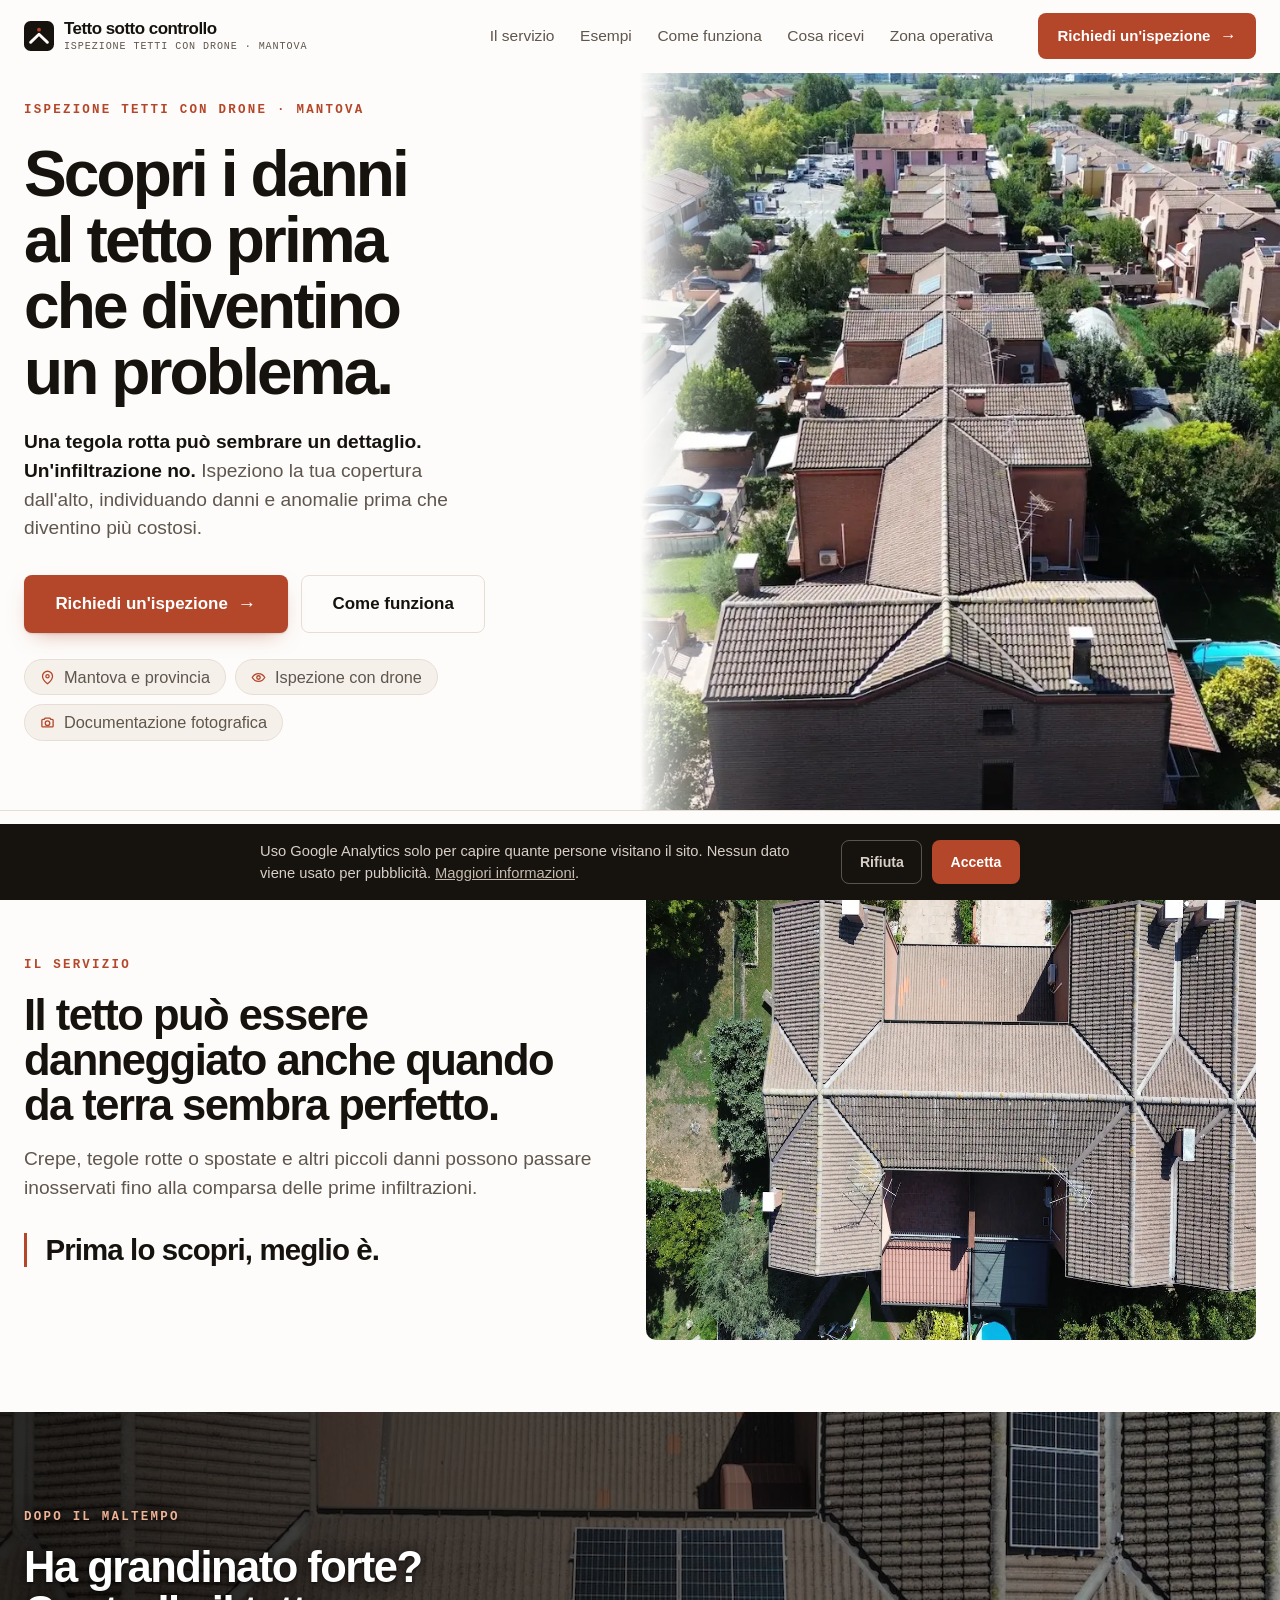
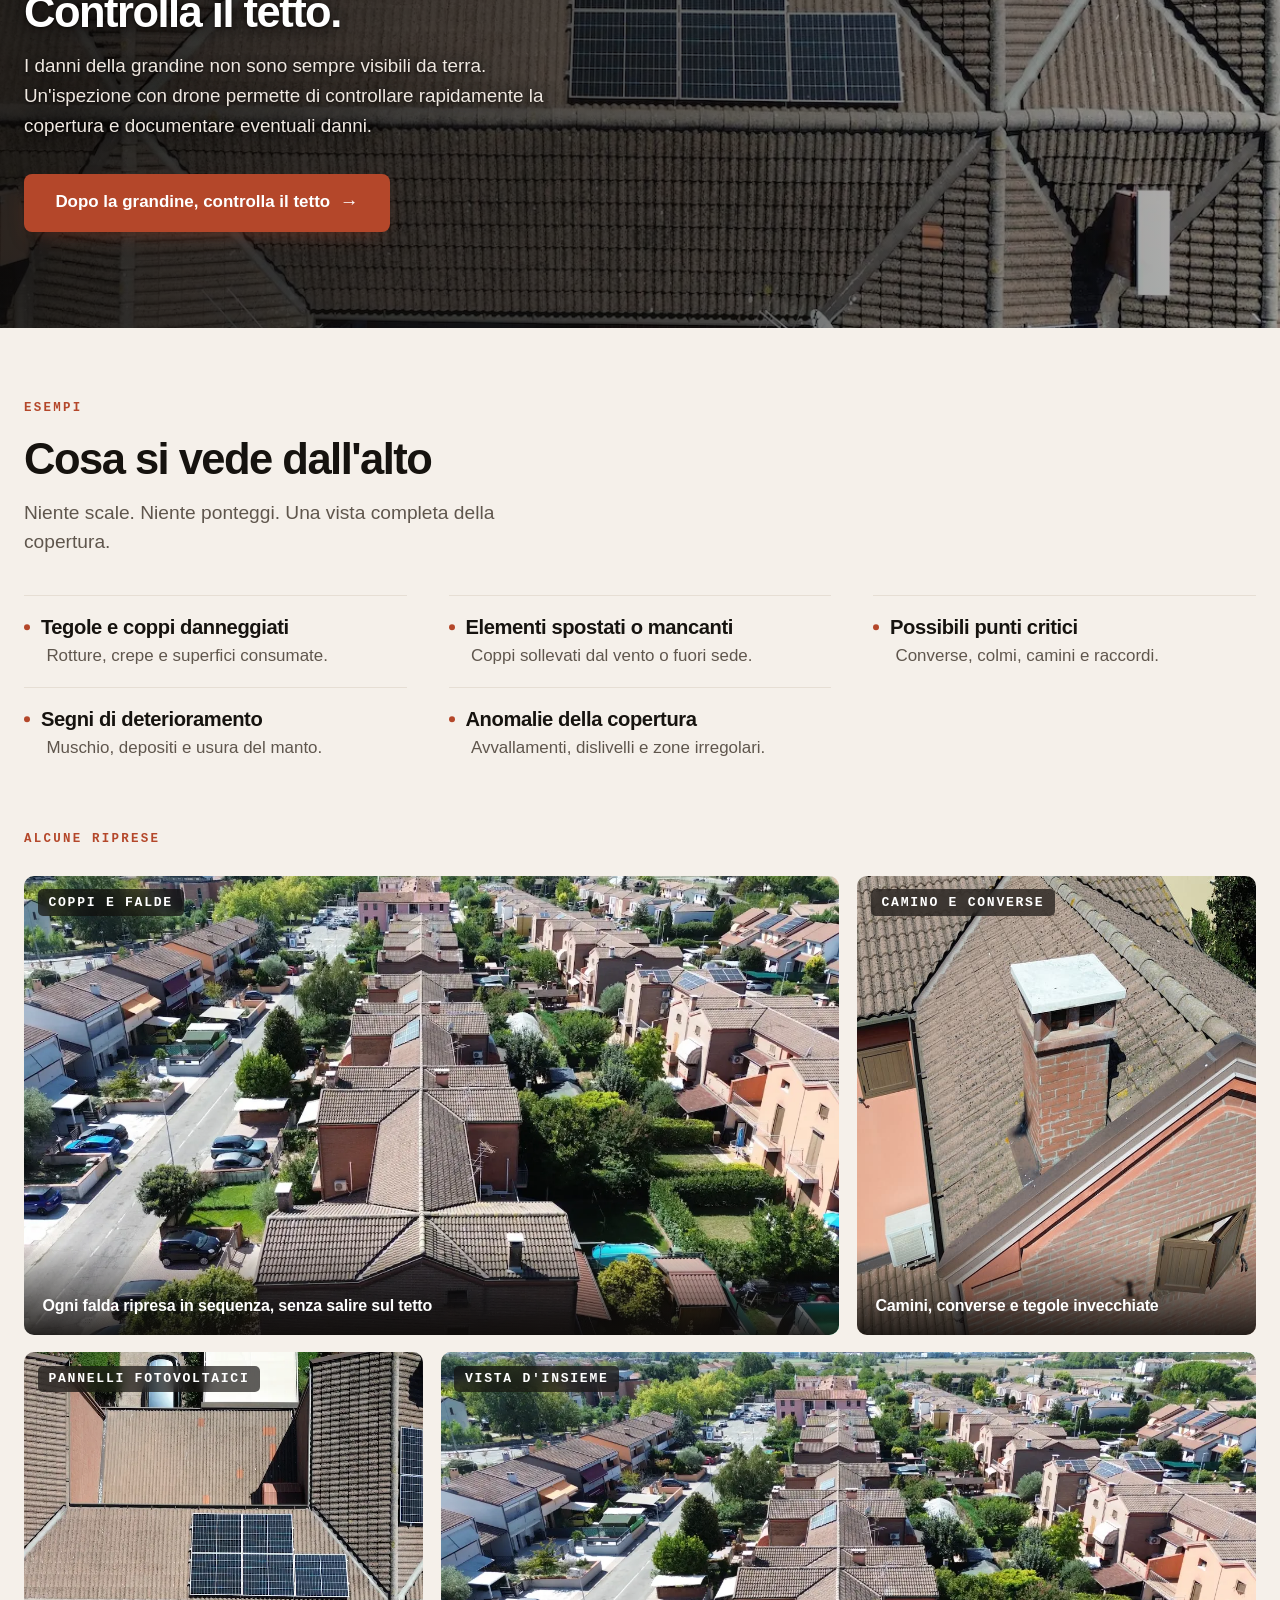
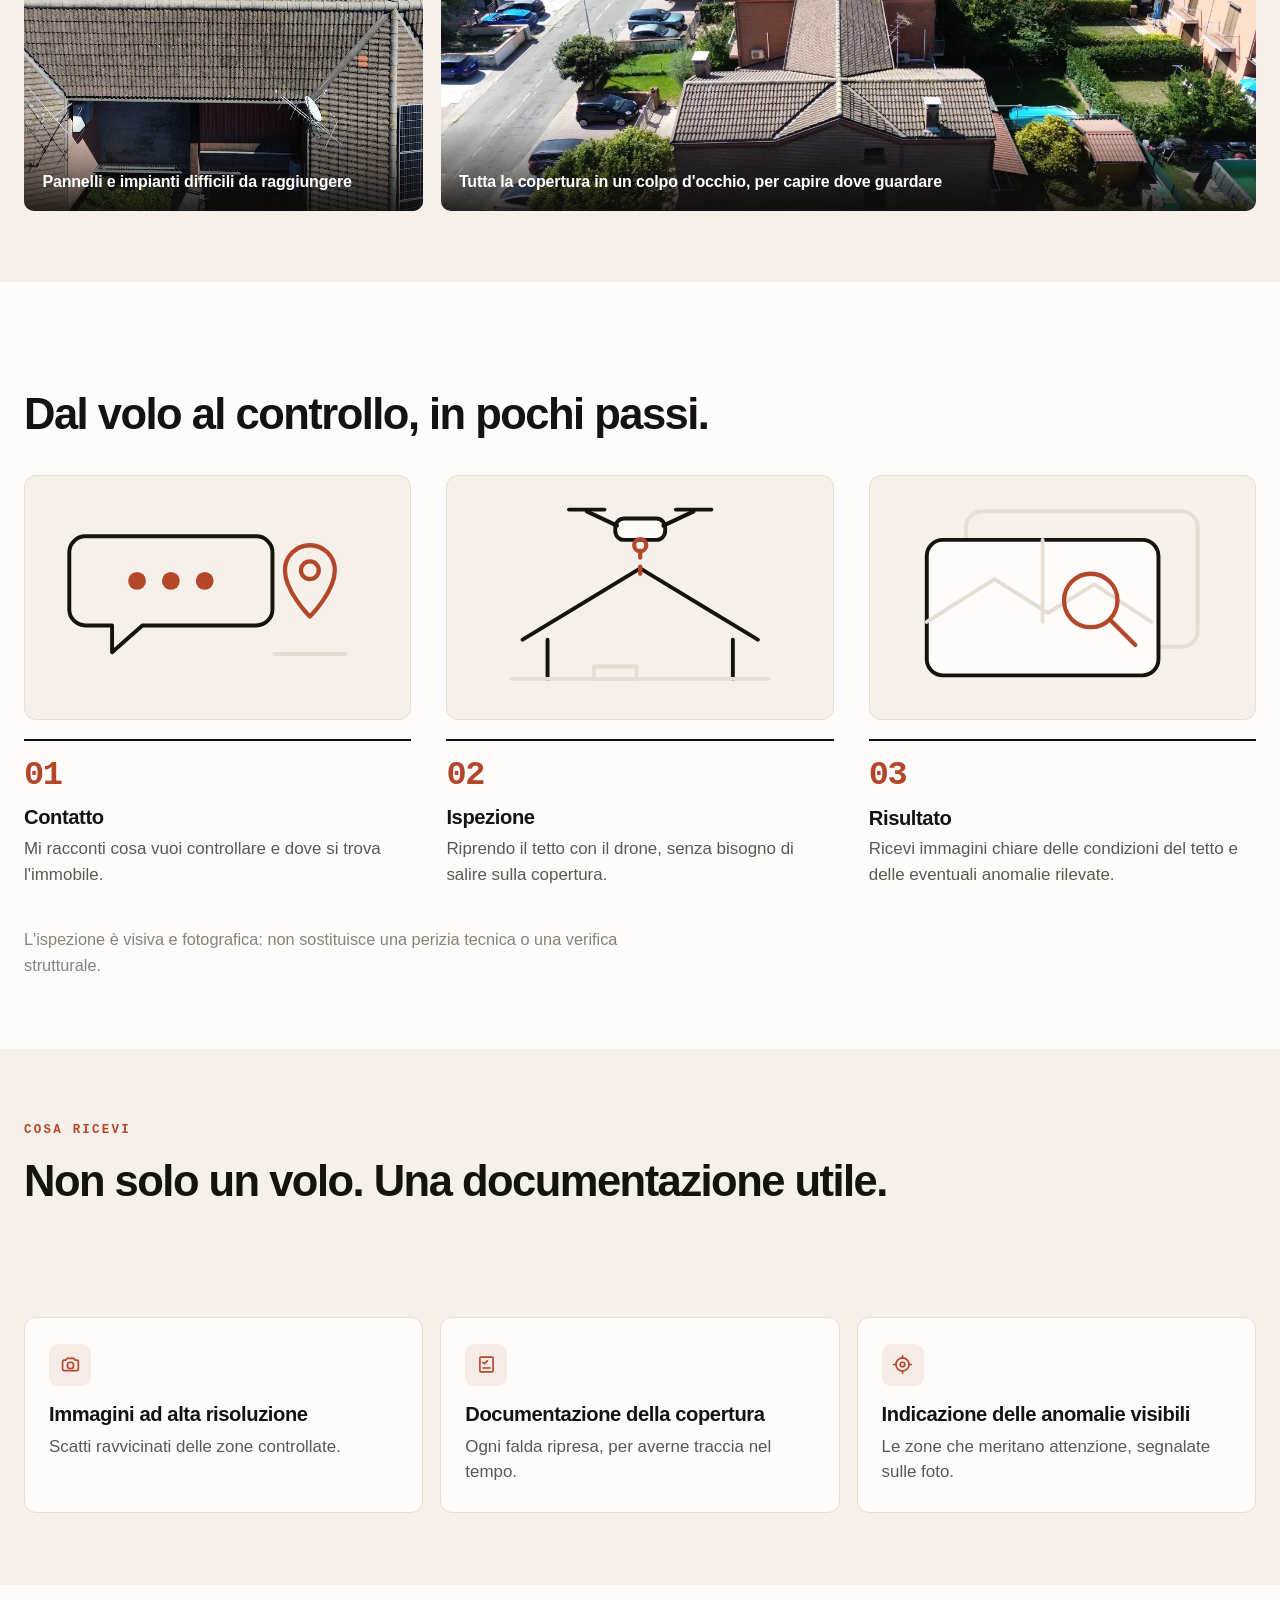
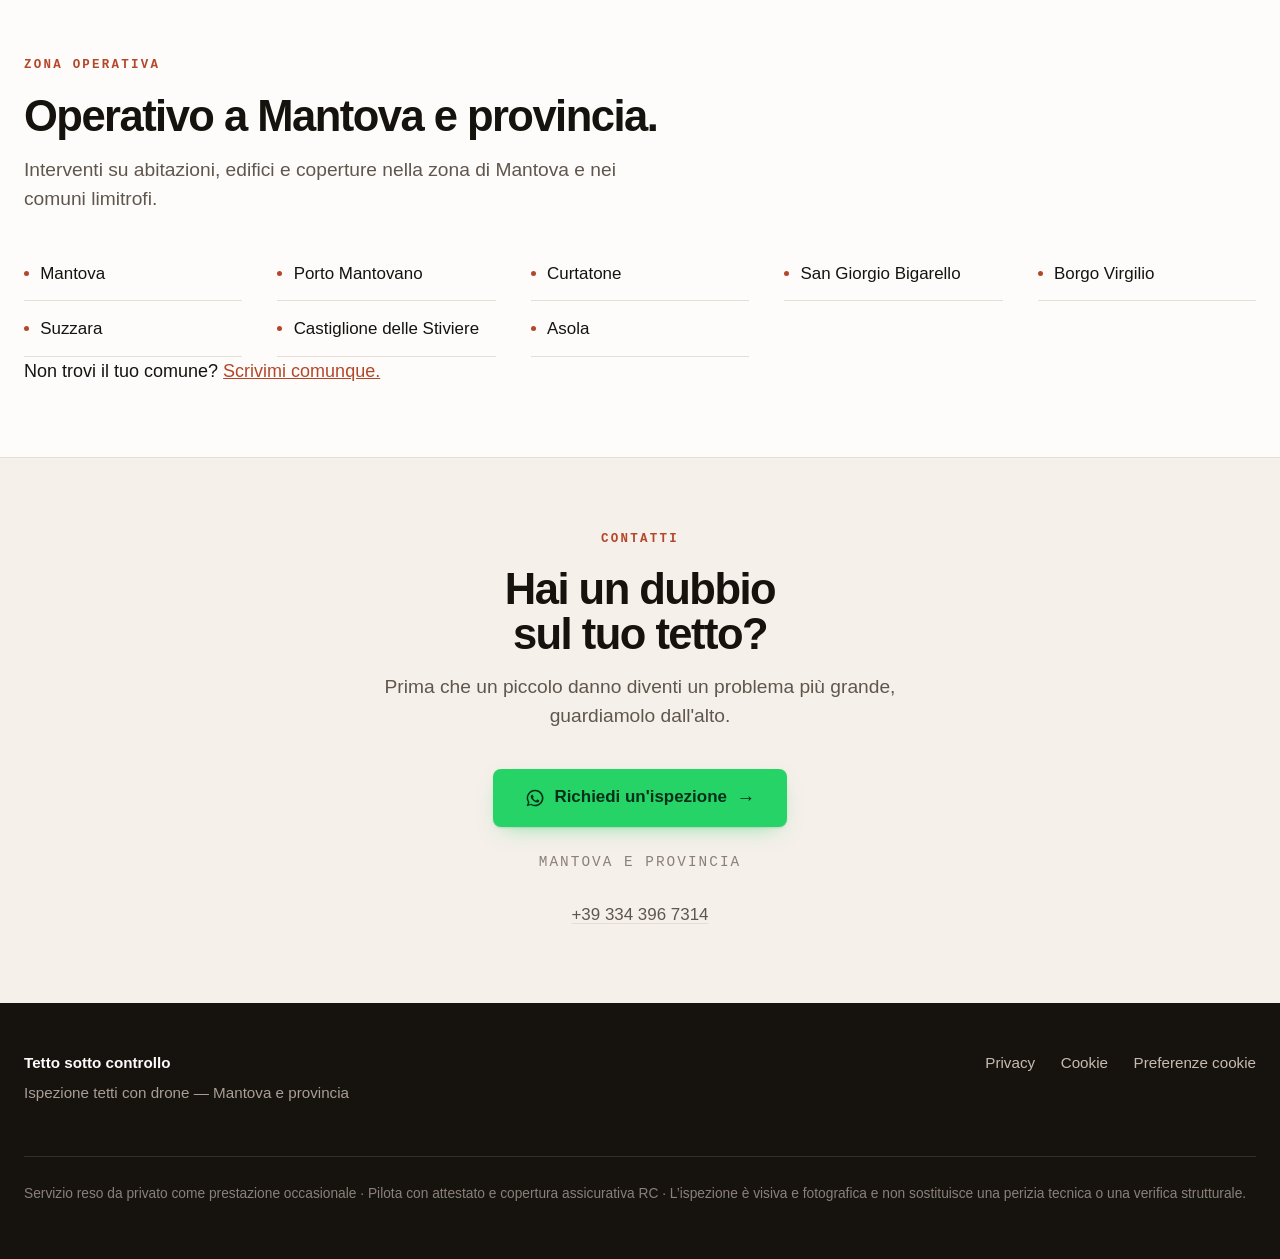
<file: index.html>
<!doctype html>
<html lang="it">
<head>
<meta charset="utf-8">
<meta name="viewport" content="width=device-width,initial-scale=1">

<!--
  ====================================================================
  Unico canale di contatto: telefono e WhatsApp al +39 334 396 7314.
  Sul sito non compaiono nome proprio ne email: e una scelta, non una
  dimenticanza. Restano da completare solo i placeholder fra parentesi
  quadre nelle due pagine legali (indirizzo, hosting, conservazione).
  Non ci sono riferimenti a partita IVA: il servizio e reso come
  prestazione occasionale da persona fisica. Per questo i testi sono
  in prima persona singolare e non al plurale: un "noi" contraddirebbe
  la dicitura legale in fondo alla pagina.
  Telefono e WhatsApp sono gia impostati su +39 334 396 7314.
  Il nome dell'attivita e "Tetto sotto controllo": verifica che
  tettosottocontrollo.it sia libero.
  ====================================================================
-->

<title>Tetto sotto controllo — Ispezione tetti con drone a Mantova</title>
<meta name="description" content="Ispezione tetti con drone a Mantova e provincia. Controllo la copertura dall'alto: tegole rotte, danni da grandine, anomalie. Senza salire sul tetto.">
<link rel="canonical" href="https://www.tettosottocontrollo.it/">
<meta name="theme-color" content="#FDFCFA">
<meta name="robots" content="index,follow,max-image-preview:large">
<link rel="icon" href="assets/img/favicon.svg" type="image/svg+xml">

<meta property="og:type" content="website">
<meta property="og:locale" content="it_IT">
<meta property="og:title" content="Tetto sotto controllo — Ispezione tetti con drone a Mantova">
<meta property="og:description" content="Una tegola rotta può sembrare un dettaglio. Un'infiltrazione no. Ispezione tetti con drone a Mantova e provincia.">
<meta property="og:url" content="https://www.tettosottocontrollo.it/">
<meta property="og:image" content="https://www.tettosottocontrollo.it/assets/img/og-cover.svg">
<meta name="twitter:card" content="summary_large_image">

<script>document.documentElement.className+=' js'</script>

<style>
:root{
  --ink:#16130F; --ink-2:#5F564D; --ink-3:#8B8078;
  --paper:#FDFCFA; --sand:#F5F0EA; --line:#E6DED4;
  --accent:#B4472A; --accent-d:#96371F;
  --wa:#25D366; --wa-h:#1EBE5B; --wa-ink:#04301A;
  --sans:-apple-system,BlinkMacSystemFont,"Segoe UI",Roboto,"Helvetica Neue",Arial,sans-serif;
  --mono:ui-monospace,"Cascadia Mono","Segoe UI Mono","SF Mono",Menlo,Consolas,monospace;
  --wrap:min(1240px,100% - 3rem);
  --half:620px;
  --ease:cubic-bezier(.22,.61,.24,1);
}
@media(max-width:640px){:root{--wrap:min(1240px,100% - 2.2rem)}}

*,*::before,*::after{box-sizing:border-box}
html{-webkit-text-size-adjust:100%;scroll-behavior:smooth;scroll-padding-top:76px}
body{margin:0;background:var(--paper);color:var(--ink);font-family:var(--sans);font-size:18px;line-height:1.6;-webkit-font-smoothing:antialiased;overflow-x:hidden}
img{max-width:100%;display:block}
a{color:var(--accent)}
h1,h2,h3{margin:0;text-wrap:balance;font-weight:680;letter-spacing:-.035em;line-height:1.03}
h1{font-size:clamp(2.6rem,5vw,4.5rem);letter-spacing:-.045em}
h2{font-size:clamp(2.05rem,3.4vw,3.2rem)}
h3{font-size:1.26rem;letter-spacing:-.02em;line-height:1.25}
p{margin:0}
.wrap{width:var(--wrap);margin-inline:auto}
/* spaziature: il respiro arriva da tipografia e allineamento, non da vuoti enormi */
/* l'ancora sommava l'altezza della navbar al padding della sezione: due volte
   lo stesso vuoto. Lo scalo, cosi il titolo si ferma sempre a 104px dal bordo. */
.sec{padding-block:clamp(3.6rem,5.6vw,5.75rem);scroll-margin-top:calc(28px - clamp(3.6rem,5.6vw,5.75rem))}
.label{display:block;font-family:var(--mono);font-size:.78rem;font-weight:600;letter-spacing:.18em;text-transform:uppercase;color:var(--accent)}
.lead{font-size:clamp(1.14rem,1.5vw,1.35rem);line-height:1.5;color:var(--ink-2)}
.h-top{margin-top:1.1rem}
.skip{position:absolute;left:-9999px}
.skip:focus{left:1rem;top:1rem;z-index:200;background:var(--ink);color:var(--paper);padding:.7rem 1rem;border-radius:8px}
:focus-visible{outline:2px solid var(--accent);outline-offset:3px;border-radius:4px}

/* ---------- reveal ----------
   Gli elementi sotto la piega compaiono con l'IntersectionObserver.
   L'hero NON dipende dal JS: usa un'animazione CSS che parte da sola,
   cosi il messaggio principale e visibile anche se lo script non gira. */
.js .rv{opacity:0;transform:translateY(20px);transition:opacity .75s var(--ease),transform .75s var(--ease)}
.js .rv.in{opacity:1;transform:none}
.js .rv-d1{transition-delay:.08s}.js .rv-d2{transition-delay:.16s}.js .rv-d3{transition-delay:.24s}
.js .hero .rv{animation:rise .8s var(--ease) both}
.js .hero .rv-d1{animation-delay:.08s}
.js .hero .rv-d2{animation-delay:.16s}
.js .hero .rv-d3{animation-delay:.24s}
@keyframes rise{from{opacity:0;transform:translateY(20px)}to{opacity:1;transform:none}}

/* ---------- header ---------- */
.hdr{position:sticky;top:0;z-index:100;background:rgba(253,252,250,.88);backdrop-filter:blur(14px);-webkit-backdrop-filter:blur(14px);border-bottom:1px solid transparent;transition:border-color .25s}
.hdr.stuck{border-bottom-color:var(--line)}
.hdr-in{width:var(--wrap);margin-inline:auto;display:flex;align-items:center;gap:1.4rem;min-height:72px}
.brand{display:flex;align-items:center;gap:.62rem;text-decoration:none;color:var(--ink);font-weight:680;font-size:1.06rem;letter-spacing:-.03em;flex:0 0 auto;line-height:1.15}
.brand svg{flex:0 0 auto}
.brand small{display:block;font-family:var(--mono);font-weight:500;font-size:.63rem;letter-spacing:.09em;text-transform:uppercase;color:var(--ink-2);margin-top:.16rem;white-space:nowrap}
@media(max-width:480px){.brand small{display:none}}
.nav{display:none;margin-left:auto;gap:1.6rem}
.hdr-in>.brand{margin-right:auto}
.nav a{color:var(--ink-2);text-decoration:none;font-size:.97rem;font-weight:500;position:relative;padding-block:.3rem;transition:color .18s;white-space:nowrap}
.nav a::after{content:"";position:absolute;left:0;right:0;bottom:0;height:1.5px;background:var(--accent);transform:scaleX(0);transform-origin:left;transition:transform .28s var(--ease)}
.nav a:hover{color:var(--ink)}
.nav a:hover::after{transform:scaleX(1)}
.hdr .btn{display:none;margin-left:auto}
@media(min-width:760px){.hdr .btn{display:inline-flex}}
@media(min-width:1180px){.nav{display:flex}.hdr .btn{margin-left:1.4rem}}
.burger{display:flex;flex-direction:column;justify-content:center;gap:5px;margin-left:.4rem;width:44px;height:44px;padding:0 10px;background:none;border:0;cursor:pointer}
.burger span{display:block;height:2px;background:var(--ink);border-radius:2px;transition:transform .3s var(--ease),opacity .2s}
.burger[aria-expanded=true] span:nth-child(1){transform:translateY(7px) rotate(45deg)}
.burger[aria-expanded=true] span:nth-child(2){opacity:0}
.burger[aria-expanded=true] span:nth-child(3){transform:translateY(-7px) rotate(-45deg)}
@media(min-width:1180px){.burger{display:none}}
.mnav{border-top:1px solid var(--line);background:var(--paper)}
.mnav ul{list-style:none;margin:0;padding:.5rem 0 1.1rem;width:var(--wrap);margin-inline:auto}
.mnav a{display:block;padding:.85rem 0;color:var(--ink);text-decoration:none;font-size:1.08rem;font-weight:550;border-bottom:1px solid var(--line)}
.mnav .btn{width:100%;margin-top:1.1rem}

/* ---------- pulsanti ---------- */
.btn{display:inline-flex;align-items:center;justify-content:center;gap:.6rem;min-height:58px;padding:0 1.9rem;border-radius:8px;font-weight:640;font-size:1.06rem;line-height:1;text-decoration:none;border:1.5px solid transparent;cursor:pointer;transition:background-color .18s,border-color .18s,color .18s,transform .12s,box-shadow .2s}
.btn:active{transform:translateY(1px)}
/* la freccia scivola in avanti al passaggio del mouse: un solo dettaglio, non un'animazione */
.btn .ar{font-size:1.1em;line-height:1;transition:transform .22s var(--ease)}
.btn:hover .ar{transform:translateX(3px)}
/* la CTA primaria e l'unico elemento con questo peso visivo nella sezione */
.btn--accent{background:var(--accent);color:#fff;box-shadow:0 1px 2px rgba(22,19,15,.12),0 8px 22px -10px rgba(180,71,42,.55)}
.btn--accent:hover{background:var(--accent-d)}
.btn--ink{background:var(--ink);color:var(--paper)}
.btn--ink:hover{background:#000}
.btn--ghost{border-color:var(--line);color:var(--ink);background:transparent}
.btn--ghost:hover{border-color:var(--ink)}
.btn--wa{background:var(--wa);color:var(--wa-ink);box-shadow:0 1px 2px rgba(22,19,15,.1),0 8px 22px -10px rgba(37,211,102,.6)}
.btn--wa:hover{background:var(--wa-h)}
.btn--outline-l{border-color:rgba(255,255,255,.5);color:#fff;background:transparent}
.btn--outline-l:hover{border-color:#fff;background:rgba(255,255,255,.12)}
.btn--sm{min-height:46px;padding:0 1.15rem;font-size:.94rem;box-shadow:none}
.btn-row{display:flex;flex-wrap:wrap;gap:.85rem}
@media(max-width:520px){.btn-row .btn{width:100%}}

/* ---------- hero ---------- */
.hero{display:grid;align-items:stretch;border-bottom:1px solid var(--line)}
.hero-copy{padding-block:clamp(2.6rem,5vw,4rem) clamp(2.6rem,4.5vw,3.4rem);width:var(--wrap);margin-inline:auto}
.hero-copy .label{margin-bottom:1.3rem}
.hero h1{margin-bottom:1.4rem}
.hero .lead{max-width:44ch;margin-bottom:2rem;font-size:clamp(1.16rem,1.5vw,1.34rem)}
.hero .lead b{color:var(--ink);font-weight:640}
.hero-media{position:relative;background:var(--sand);min-height:56vw}
.hero-media img{width:100%;height:100%;object-fit:cover;position:absolute;inset:0}
/* la sfumatura raccorda foto e testo. Tenuta leggera: la fotografia
   deve restare protagonista, non essere sbiancata. */
.hero-media::after{content:"";position:absolute;inset:0;pointer-events:none;
  background:linear-gradient(to bottom,rgba(253,252,250,.34) 0%,rgba(253,252,250,0) 12%,rgba(253,252,250,0) 86%,var(--paper) 100%)}
@media(min-width:960px){
  .hero-media::after{background:linear-gradient(to right,var(--paper) 0%,rgba(253,252,250,.58) 5%,rgba(253,252,250,.14) 13%,rgba(253,252,250,0) 23%)}
}
/* micro-informazioni sotto le CTA: leggibili, non microscopiche */
.oper{display:flex;flex-wrap:wrap;gap:.55rem;margin-top:1.6rem;font-size:1.02rem;color:var(--ink-2)}
.oper span{display:inline-flex;align-items:center;gap:.55rem;background:var(--sand);border:1px solid var(--line);border-radius:999px;padding:.45rem .95rem;line-height:1.25}
.oper svg{flex:0 0 auto;color:var(--accent)}
/* mobile: meno aria fra i blocchi, cosi la foto si intravede sopra la piega */
@media(max-width:640px){
  h1{font-size:2.3rem}
  .btn{min-height:54px}
  .btn-row{gap:.7rem}
  .hero-copy{padding-block:1.8rem 1.7rem}
  .hero h1{margin-bottom:1rem}
  .hero .lead{margin-bottom:1.35rem}
  .oper{margin-top:1.1rem}
}
@media(min-width:960px){
  .hero{grid-template-columns:1fr 1fr;min-height:min(82vh,840px)}
  /* il testo parte subito sotto la navbar invece di stare centrato in verticale */
  .hero-copy{width:auto;margin:0;display:flex;flex-direction:column;justify-content:flex-start;
    padding-block:clamp(1.5rem,2.2vw,2rem) clamp(2rem,3vw,2.4rem);
    padding-right:3.5rem;padding-left:max(1.5rem,calc(50vw - var(--half)))}
  .hero-media{min-height:0}
}

/* ---------- split ---------- */
.split{display:grid;gap:clamp(2.2rem,3.2vw,3.6rem);align-items:center}
@media(min-width:900px){.split{grid-template-columns:1fr 1.05fr}}
.split h2{margin-bottom:1.1rem}
.figure{position:relative;border-radius:10px;overflow:hidden;background:var(--sand);aspect-ratio:4/3;margin:0}
.figure img{width:100%;height:100%;object-fit:cover}
/* frase da mandare a memoria: unico elemento in evidenza della sezione */
.hl{margin-top:1.9rem;padding-left:1.15rem;border-left:3px solid var(--accent);
  font-size:clamp(1.45rem,2.3vw,1.95rem);font-weight:680;letter-spacing:-.03em;line-height:1.15;color:var(--ink)}

/* ---------- cosa si vede dall'alto ---------- */
.finds{list-style:none;margin:clamp(1.8rem,3vw,2.5rem) 0 0;padding:0;display:grid;gap:0 2.6rem}
@media(min-width:720px){.finds{grid-template-columns:1fr 1fr}}
@media(min-width:1080px){.finds{grid-template-columns:repeat(3,1fr)}}
.finds li{padding:1.15rem 0;border-top:1px solid var(--line)}
.finds h3{display:flex;align-items:baseline;gap:.68rem;margin-bottom:.22rem}
.finds h3::before{content:"";width:6px;height:6px;border-radius:50%;background:var(--accent);flex:0 0 auto;transform:translateY(-.18em)}
.finds p{font-size:1.06rem;color:var(--ink-2);line-height:1.5;padding-left:1.4rem}

/* ---------- galleria ---------- */
.gal-lead{margin-top:clamp(2.4rem,4vw,3.2rem)}
.gal{display:grid;gap:1rem;margin-top:clamp(1.2rem,2vw,1.6rem)}
.shot{position:relative;overflow:hidden;border-radius:10px;background:var(--sand);aspect-ratio:4/3;margin:0}
.shot img{width:100%;height:100%;object-fit:cover;transition:transform .8s var(--ease)}
.shot:hover img{transform:scale(1.045)}
/* etichetta discreta in alto: dice subito cosa si sta guardando */
.shot .tag{position:absolute;top:.85rem;left:.85rem;z-index:1;font-family:var(--mono);font-size:.82rem;font-weight:600;letter-spacing:.13em;text-transform:uppercase;color:#fff;background:rgba(15,12,10,.66);backdrop-filter:blur(6px);-webkit-backdrop-filter:blur(6px);padding:.42rem .68rem;border-radius:5px;line-height:1;white-space:nowrap}
.shot figcaption{position:absolute;left:0;right:0;bottom:0;padding:3rem 1.15rem 1rem;color:#fff;font-size:1rem;font-weight:550;letter-spacing:-.01em;
  background:linear-gradient(to top,rgba(15,12,10,.88),rgba(15,12,10,.35) 58%,transparent)}
/* composizione asimmetrica: le foto sono la prova del servizio, quindi grandi */
@media(min-width:760px){
  .gal{grid-template-columns:repeat(6,1fr);gap:1.1rem}
  .gal>*:nth-child(1){grid-column:span 4;aspect-ratio:16/9}
  .gal>*:nth-child(2){grid-column:span 2;aspect-ratio:auto}
  .gal>*:nth-child(3){grid-column:span 2;aspect-ratio:auto}
  .gal>*:nth-child(4){grid-column:span 4;aspect-ratio:16/9}
}

/* ---------- come funziona ---------- */
.steps{list-style:none;margin:clamp(2rem,3vw,2.8rem) 0 0;padding:0;display:grid;gap:2.2rem}
@media(min-width:820px){.steps{grid-template-columns:repeat(3,1fr)}}
.steps .body{padding-top:1.15rem;border-top:2px solid var(--ink)}
.steps .n{display:block;font-family:var(--mono);font-size:2.1rem;font-weight:600;letter-spacing:-.04em;color:var(--accent);line-height:1;margin-bottom:.8rem}

/* disegni dei passaggi: linea semplice, stessa palette del sito.
   Il disegno e completo cosi com'e: le animazioni aggiungono solo un
   movimento continuo e leggero, e sparendo non lasciano nulla di rotto. */
.art-box{background:var(--sand);border:1px solid var(--line);border-radius:12px;padding:.9rem;margin-bottom:1.2rem}
.art{display:block;width:100%;height:auto;color:var(--ink)}
/* a colonna singola il disegno a tutta larghezza diventa enorme: lo limito */
@media(max-width:819px){.art{max-width:320px;margin-inline:auto}}
.art .ln,.art .lt,.art .ac{fill:none;stroke-linecap:round;stroke-linejoin:round}
.art .ln{stroke:currentColor;stroke-width:2.2}
.art .lt{stroke:var(--line);stroke-width:2.2}
.art .ac{stroke:var(--accent);stroke-width:2.4}
.art .fa{fill:var(--accent)}
.art .fp{fill:var(--paper)}
/* partono solo quando il passaggio entra nello schermo */
@keyframes dot{0%,58%,100%{opacity:.22}28%{opacity:1}}
@keyframes fly{0%{transform:translate(-15px,0)}50%{transform:translate(15px,-4px)}100%{transform:translate(-15px,0)}}
@keyframes beam{0%,100%{opacity:.2}50%{opacity:.75}}
@keyframes ping{0%,100%{transform:scale(.84);opacity:.4}55%{transform:scale(1.06);opacity:1}}
.steps li.in .d1{animation:dot 1.7s var(--ease) infinite}
.steps li.in .d2{animation:dot 1.7s var(--ease) .22s infinite}
.steps li.in .d3{animation:dot 1.7s var(--ease) .44s infinite}
.steps li.in .drone{animation:fly 6.5s var(--ease) infinite}
.steps li.in .beam{animation:beam 6.5s var(--ease) infinite}
.steps li.in .ring{transform-box:fill-box;transform-origin:center;animation:ping 3s var(--ease) infinite}
.steps h3{margin-bottom:.35rem}
.steps p{font-size:1.06rem;color:var(--ink-2);line-height:1.5}
.note{margin-top:clamp(2rem,3vw,2.6rem);font-size:1.02rem;color:var(--ink-3);max-width:70ch}

/* ---------- cosa ricevi ---------- */
.cards{display:grid;gap:1.05rem;margin-top:clamp(1.9rem,3vw,2.6rem)}
@media(min-width:820px){.cards{grid-template-columns:repeat(3,1fr)}}
.card{background:var(--paper);border:1px solid var(--line);border-radius:12px;padding:1.6rem 1.5rem 1.7rem}
.card .ico{display:flex;align-items:center;justify-content:center;width:42px;height:42px;border-radius:9px;background:rgba(180,71,42,.09);color:var(--accent);margin-bottom:1.05rem}
.card h3{margin-bottom:.4rem}
.card p{font-size:1.06rem;color:var(--ink-2);line-height:1.5}

/* ---------- grandinata ---------- */
.hail{position:relative;overflow:hidden;background:var(--ink)}
.hail>img{position:absolute;inset:0;z-index:0;width:100%;height:100%;object-fit:cover}
/* velatura direzionale: la foto resta protagonista, il testo resta leggibile */
.hail::before{content:"";position:absolute;inset:0;z-index:1;
  background:linear-gradient(to right,rgba(12,10,8,.86) 0%,rgba(12,10,8,.66) 48%,rgba(12,10,8,.28) 100%)}
@media(max-width:759px){.hail::before{background:linear-gradient(to bottom,rgba(12,10,8,.84) 0%,rgba(12,10,8,.76) 58%,rgba(12,10,8,.4) 100%)}}
.hail .wrap{position:relative;z-index:2}
/* la foto qui e movimentata: l'ombra sul testo permette di tenere il velo leggero */
.hail .label,.hail h2,.hail p{text-shadow:0 1px 3px rgba(8,6,4,.75),0 2px 18px rgba(8,6,4,.9)}
.hail-in{padding-block:clamp(4rem,7.5vw,6.5rem);max-width:58ch}
.hail .label{color:#EFB395}
.hail h2{color:#fff;margin-bottom:1rem}
.hail p{color:#EFE8E1;font-size:clamp(1.05rem,1.5vw,1.18rem);margin-bottom:2rem;max-width:54ch}

/* ---------- zona ---------- */
.zona{background:var(--sand)}
.comuni{list-style:none;margin:2rem 0 0;padding:0;display:grid;grid-template-columns:repeat(auto-fill,minmax(210px,1fr));gap:0 2.2rem}
.comuni li{padding:.85rem 0;border-bottom:1px solid var(--line);font-size:1.06rem;display:flex;align-items:center;gap:.7rem}
.comuni li::before{content:"";width:5px;height:5px;border-radius:50%;background:var(--accent);flex:0 0 auto}
.zona .altri{margin-top:1.5rem;font-size:1.06rem;color:var(--ink-2)}
.zona .altri a{font-weight:600;text-underline-offset:3px}

/* ---------- cta finale ---------- */
.final{text-align:center;border-top:1px solid var(--line)}
.final h2{margin-bottom:1rem;max-width:22ch;margin-inline:auto}
.final .lead{max-width:50ch;margin:0 auto 2.4rem}
.final .btn-row{justify-content:center}
.final .place{margin-top:1.5rem;font-family:var(--mono);font-size:.9rem;letter-spacing:.14em;text-transform:uppercase;color:var(--ink-3)}
.direct{margin-top:1.5rem;font-size:1.06rem;line-height:2;color:var(--ink-2)}
.direct a{color:var(--ink-2);text-decoration-color:var(--line);text-underline-offset:3px}
.direct a:hover{color:var(--accent)}

/* ---------- footer ---------- */
.ftr{background:var(--ink);color:#A99E95;padding-block:3rem 3.4rem;font-size:.95rem}
.ftr-in{display:flex;flex-wrap:wrap;gap:1.2rem 2.5rem;justify-content:space-between;align-items:flex-start}
.ftr strong{color:var(--paper);font-weight:600;display:block;margin-bottom:.3rem}
.ftr a{color:#C7BBB1;text-decoration:none}
.ftr a:hover{color:var(--paper);text-decoration:underline}
.ftr nav{display:flex;gap:1.6rem}
.ftr .fine{width:100%;margin-top:2rem;padding-top:1.6rem;border-top:1px solid rgba(255,255,255,.12);font-size:.86rem;color:#8A8079}

/* ---------- dock mobile ---------- */
.dock{position:fixed;inset:auto 0 0 0;z-index:90;display:none;gap:.6rem;padding:.6rem .9rem;padding-bottom:calc(.6rem + env(safe-area-inset-bottom));background:rgba(253,252,250,.97);backdrop-filter:blur(12px);border-top:1px solid var(--line)}
.dock .btn{flex:1;min-height:54px;font-size:1rem;padding:0 .7rem;box-shadow:none}
.dock .btn--wa{flex:2}
@media(max-width:760px){.dock{display:flex}body{padding-bottom:88px}}

/* ---------- banner cookie ---------- */
.cookie-bar{position:fixed;inset:auto 0 0 0;z-index:150;background:var(--ink);color:#D8CFC6;padding:1rem 1.2rem;padding-bottom:calc(1rem + env(safe-area-inset-bottom))}
.cookie-bar[hidden]{display:none}
.cookie-in{max-width:760px;margin-inline:auto;display:flex;flex-wrap:wrap;gap:.9rem 1.4rem;align-items:center;justify-content:space-between}
.cookie-in p{margin:0;font-size:.92rem;line-height:1.5;flex:1 1 320px}
.cookie-in a{color:#C7BBB1;text-decoration-color:currentColor}
.cookie-btns{display:flex;gap:.6rem;flex-shrink:0}
.cookie-btns button{font:inherit;font-size:.88rem;font-weight:600;padding:.6rem 1.1rem;border-radius:8px;cursor:pointer;border:1px solid transparent}
.cookie-btns .cb-accept{background:var(--accent);color:#fff}
.cookie-btns .cb-accept:hover{background:var(--accent-d)}
.cookie-btns .cb-reject{background:transparent;color:#D8CFC6;border-color:rgba(255,255,255,.28)}
.cookie-btns .cb-reject:hover{border-color:rgba(255,255,255,.55);color:#fff}
@media(max-width:760px){.cookie-bar{bottom:calc(78px + env(safe-area-inset-bottom))}}

@media(prefers-reduced-motion:reduce){
  html{scroll-behavior:auto}
  *,*::before,*::after{transition:none!important;animation:none!important}
  .js .rv{opacity:1!important;transform:none!important}
}
</style>
</head>
<body>
<a class="skip" href="#main">Vai al contenuto</a>

<header class="hdr" id="hdr">
  <div class="hdr-in">
    <a class="brand" href="/">
      <svg width="30" height="30" viewBox="0 0 32 32" aria-hidden="true" focusable="false"><rect width="32" height="32" rx="7" fill="#16130F"/><path d="M7 22.8 16 14.2l9 8.6" fill="none" stroke="#FDFCFA" stroke-width="3" stroke-linecap="round" stroke-linejoin="round"/><circle cx="16" cy="9.2" r="2.05" fill="#B4472A"/></svg>
      <span>Tetto sotto controllo<small>Ispezione tetti con drone · Mantova</small></span>
    </a>
    <nav class="nav" aria-label="Principale">
      <a href="#servizio">Il servizio</a>
      <a href="#esempi">Esempi</a>
      <a href="#come">Come funziona</a>
      <a href="#ricevi">Cosa ricevi</a>
      <a href="#zona">Zona operativa</a>
    </nav>
    <a class="btn btn--accent btn--sm" href="#contatti">Richiedi un'ispezione <span class="ar" aria-hidden="true">&rarr;</span></a>
    <button class="burger" id="burger" aria-expanded="false" aria-controls="mnav" aria-label="Apri il menu">
      <span></span><span></span><span></span>
    </button>
  </div>
  <nav class="mnav" id="mnav" aria-label="Menu mobile" hidden>
    <ul>
      <li><a href="#servizio">Il servizio</a></li>
      <li><a href="#esempi">Esempi</a></li>
      <li><a href="#come">Come funziona</a></li>
      <li><a href="#ricevi">Cosa ricevi</a></li>
      <li><a href="#zona">Zona operativa</a></li>
      <li><a class="btn btn--accent" href="#contatti">Richiedi un'ispezione <span class="ar" aria-hidden="true">&rarr;</span></a></li>
    </ul>
  </nav>
</header>

<main id="main">

  <!-- ============ HERO ============ -->
  <section class="hero">
    <div class="hero-copy">
      <span class="label rv">Ispezione tetti con drone · Mantova</span>
      <h1 class="rv rv-d1">Scopri i danni al tetto prima che diventino un problema.</h1>
      <p class="lead rv rv-d2"><b>Una tegola rotta può sembrare un dettaglio. Un'infiltrazione no.</b> Ispeziono la tua copertura dall'alto, individuando danni e anomalie prima che diventino più costosi.</p>
      <div class="btn-row rv rv-d3">
        <a class="btn btn--accent" href="#contatti">Richiedi un'ispezione <span class="ar" aria-hidden="true">&rarr;</span></a>
        <a class="btn btn--ghost" href="#come">Come funziona</a>
      </div>
      <p class="oper rv rv-d3">
        <span><svg width="15" height="15" viewBox="0 0 24 24" fill="none" stroke="currentColor" stroke-width="2.1" stroke-linecap="round" stroke-linejoin="round" aria-hidden="true"><path d="M20 10c0 6-8 12-8 12s-8-6-8-12a8 8 0 1 1 16 0Z"/><circle cx="12" cy="10" r="2.6"/></svg>Mantova e provincia</span>
        <span><svg width="15" height="15" viewBox="0 0 24 24" fill="none" stroke="currentColor" stroke-width="2.1" stroke-linecap="round" stroke-linejoin="round" aria-hidden="true"><path d="M2 12s3.6-6.2 10-6.2S22 12 22 12s-3.6 6.2-10 6.2S2 12 2 12Z"/><circle cx="12" cy="12" r="2.8"/></svg>Ispezione con drone</span>
        <span><svg width="15" height="15" viewBox="0 0 24 24" fill="none" stroke="currentColor" stroke-width="2.1" stroke-linecap="round" stroke-linejoin="round" aria-hidden="true"><path d="M3 8.5A1.5 1.5 0 0 1 4.5 7h2.2l1.4-2h7.8l1.4 2h2.2A1.5 1.5 0 0 1 21 8.5v9A1.5 1.5 0 0 1 19.5 19h-15A1.5 1.5 0 0 1 3 17.5v-9Z"/><circle cx="12" cy="13" r="3.6"/></svg>Documentazione fotografica</span>
      </p>
    </div>
    <div class="hero-media">
      <img src="assets/img/hero-strada-mantova.webp" width="1400" height="875" alt="Vista dal drone di una schiera di abitazioni con tetti in coppi a Mantova" fetchpriority="high" decoding="async">
    </div>
  </section>

  <!-- ============ PROBLEMA ============ -->
  <section class="sec" id="servizio">
    <div class="wrap split">
      <div>
        <span class="label rv">Il servizio</span>
        <h2 class="rv h-top">Il tetto può essere danneggiato anche quando da terra sembra perfetto.</h2>
        <p class="lead rv rv-d1 h-top">Crepe, tegole rotte o spostate e altri piccoli danni possono passare inosservati fino alla comparsa delle prime infiltrazioni.</p>
        <p class="hl rv rv-d2">Prima lo scopri, meglio è.</p>
      </div>
      <figure class="figure rv rv-d1">
        <img src="assets/img/tetto-coppi-dettaglio.webp" width="1200" height="900" alt="Dettaglio ravvicinato del manto di copertura in coppi ripreso dall'alto" loading="lazy" decoding="async">
      </figure>
    </div>
  </section>

  <!-- ============ GRANDINE ============ -->
  <section class="hail">
    <img src="assets/img/tetto-pannelli-solari.webp" width="1200" height="900" alt="" aria-hidden="true" loading="lazy" decoding="async">
    <div class="wrap">
      <div class="hail-in">
        <span class="label rv">Dopo il maltempo</span>
        <h2 class="rv rv-d1 h-top">Ha grandinato forte? Controlla il tetto.</h2>
        <p class="rv rv-d2">I danni della grandine non sono sempre visibili da terra. Un'ispezione con drone permette di controllare rapidamente la copertura e documentare eventuali danni.</p>
        <div class="btn-row rv rv-d3">
          <a class="btn btn--accent" href="https://wa.me/393343967314?text=Ciao%2C%20dopo%20la%20grandine%20vorrei%20far%20controllare%20il%20tetto.%20Comune%3A%20" rel="noopener">Dopo la grandine, controlla il tetto <span class="ar" aria-hidden="true">&rarr;</span></a>
        </div>
      </div>
    </div>
  </section>

  <!-- ============ COSA SI VEDE + ESEMPI ============ -->
  <section class="sec zona" id="esempi">
    <div class="wrap">
      <span class="label rv">Esempi</span>
      <h2 class="rv h-top">Cosa si vede dall'alto</h2>
      <p class="lead rv rv-d1 h-top" style="max-width:52ch">Niente scale. Niente ponteggi. Una vista completa della copertura.</p>
      <ul class="finds rv rv-d2">
        <li><h3>Tegole e coppi danneggiati</h3><p>Rotture, crepe e superfici consumate.</p></li>
        <li><h3>Elementi spostati o mancanti</h3><p>Coppi sollevati dal vento o fuori sede.</p></li>
        <li><h3>Possibili punti critici</h3><p>Converse, colmi, camini e raccordi.</p></li>
        <li><h3>Segni di deterioramento</h3><p>Muschio, depositi e usura del manto.</p></li>
        <li><h3>Anomalie della copertura</h3><p>Avvallamenti, dislivelli e zone irregolari.</p></li>
      </ul>
      <p class="label rv gal-lead">Alcune riprese</p>
      <div class="gal">
        <figure class="shot rv">
          <span class="tag">Coppi e falde</span>
          <img src="assets/img/hero-strada-mantova.webp" width="1400" height="875" alt="Coperture a schiera in coppi viste in sequenza dal drone" loading="lazy" decoding="async">
          <figcaption>Ogni falda ripresa in sequenza, senza salire sul tetto</figcaption>
        </figure>
        <figure class="shot rv rv-d1">
          <span class="tag">Camino e converse</span>
          <img src="assets/img/camino-tegole-vecchie.jpg" width="1200" height="900" alt="Camino in mattoni e tegole invecchiate viste dal drone" loading="lazy" decoding="async">
          <figcaption>Camini, converse e tegole invecchiate</figcaption>
        </figure>
        <figure class="shot rv rv-d1">
          <span class="tag">Pannelli fotovoltaici</span>
          <img src="assets/img/tetto-pannelli-solari.webp" width="1200" height="900" alt="Tetto con pannelli solari e antenne ripreso dall'alto" loading="lazy" decoding="async">
          <figcaption>Pannelli e impianti difficili da raggiungere</figcaption>
        </figure>
        <figure class="shot rv rv-d2">
          <span class="tag">Vista d'insieme</span>
          <img src="assets/img/veduta-provincia-mantova.webp" width="1400" height="788" alt="Veduta dall'alto di un intero isolato residenziale nella provincia di Mantova" loading="lazy" decoding="async">
          <figcaption>Tutta la copertura in un colpo d'occhio, per capire dove guardare</figcaption>
        </figure>
      </div>
    </div>
  </section>

  <!-- ============ COME FUNZIONA ============ -->
  <section class="sec" id="come">
    <div class="wrap">
      <span class="label rv">Come funziona</span>
      <h2 class="rv h-top">Dal volo al controllo, in pochi passi.</h2>
      <ol class="steps">
        <li class="rv">
          <div class="art-box">
            <svg class="art" viewBox="0 0 200 120" role="img" aria-label="Un messaggio e un indirizzo">
              <path class="ln" d="M26 26h96a9 9 0 0 1 9 9v32a9 9 0 0 1-9 9H58l-17 15V76H26a9 9 0 0 1-9-9V35a9 9 0 0 1 9-9Z"/>
              <circle class="fa d1" cx="55" cy="51" r="5"/>
              <circle class="fa d2" cx="74" cy="51" r="5"/>
              <circle class="fa d3" cx="93" cy="51" r="5"/>
              <path class="ac" d="M166 45c0 12-14 26-14 26s-14-14-14-26a14 14 0 0 1 28 0Z"/>
              <circle class="ac" cx="152" cy="45" r="5"/>
              <path class="lt" d="M132 92h40"/>
            </svg>
          </div>
          <div class="body"><span class="n">01</span><h3>Contatto</h3><p>Mi racconti cosa vuoi controllare e dove si trova l'immobile.</p></div>
        </li>
        <li class="rv rv-d1">
          <div class="art-box">
            <svg class="art" viewBox="0 0 200 120" role="img" aria-label="Un drone sorvola il tetto">
              <path class="ln" d="M34 84 100 44l66 40"/>
              <path class="ln" d="M48 84v22M152 84v22"/>
              <path class="lt" d="M28 106h144"/>
              <path class="lt" d="M74 99h24v7H74z"/>
              <g class="drone">
                <path class="ac beam" d="M100 34v18" stroke-dasharray="4 5"/>
                <rect class="ln fp" x="86" y="16" width="28" height="12" rx="5"/>
                <path class="ln" d="M87 20 70 12M113 20l17-8"/>
                <path class="ln" d="M60 11h20M120 11h20"/>
                <circle class="ac" cx="100" cy="31" r="3.4"/>
              </g>
            </svg>
          </div>
          <div class="body"><span class="n">02</span><h3>Ispezione</h3><p>Riprendo il tetto con il drone, senza bisogno di salire sulla copertura.</p></div>
        </li>
        <li class="rv rv-d2">
          <div class="art-box">
            <svg class="art" viewBox="0 0 200 120" role="img" aria-label="Una foto con l'anomalia segnalata">
              <rect class="lt" x="46" y="12" width="130" height="76" rx="9"/>
              <rect class="ln fp" x="24" y="28" width="130" height="76" rx="9"/>
              <path class="lt" d="M24 74 62 50l30 19 26-16 32 21"/>
              <path class="lt" d="M89 28v46"/>
              <circle class="ac ring" cx="116" cy="62" r="15"/>
              <path class="ac" d="M127 73l14 14"/>
            </svg>
          </div>
          <div class="body"><span class="n">03</span><h3>Risultato</h3><p>Ricevi immagini chiare delle condizioni del tetto e delle eventuali anomalie rilevate.</p></div>
        </li>
      </ol>
      <p class="note rv">L'ispezione è visiva e fotografica: non sostituisce una perizia tecnica o una verifica strutturale.</p>
    </div>
  </section>

  <!-- ============ COSA RICEVI ============ -->
  <section class="sec zona" id="ricevi">
    <div class="wrap">
      <span class="label rv">Cosa ricevi</span>
      <h2 class="rv h-top">Non solo un volo. Una documentazione utile.</h2>
      <p class="lead rv rv-d1 h-top" style="max-width:60ch">Le immagini permettono di avere una visione chiara dello stato della copertura e di individuare più facilmente le zone che meritano attenzione.</p>
      <div class="cards">
        <div class="card rv">
          <span class="ico"><svg width="21" height="21" viewBox="0 0 24 24" fill="none" stroke="currentColor" stroke-width="1.9" stroke-linecap="round" stroke-linejoin="round" aria-hidden="true"><path d="M3 8.5A1.5 1.5 0 0 1 4.5 7h2.2l1.4-2h7.8l1.4 2h2.2A1.5 1.5 0 0 1 21 8.5v9A1.5 1.5 0 0 1 19.5 19h-15A1.5 1.5 0 0 1 3 17.5v-9Z"/><circle cx="12" cy="13" r="3.6"/></svg></span>
          <h3>Immagini ad alta risoluzione</h3>
          <p>Scatti ravvicinati delle zone controllate.</p>
        </div>
        <div class="card rv rv-d1">
          <span class="ico"><svg width="21" height="21" viewBox="0 0 24 24" fill="none" stroke="currentColor" stroke-width="1.9" stroke-linecap="round" stroke-linejoin="round" aria-hidden="true"><path d="M5.5 3.5h13a1 1 0 0 1 1 1v15a1 1 0 0 1-1 1h-13a1 1 0 0 1-1-1v-15a1 1 0 0 1 1-1Z"/><path d="m8 9.5 1.6 1.6L13 7.8M8 16h8"/></svg></span>
          <h3>Documentazione della copertura</h3>
          <p>Ogni falda ripresa, per averne traccia nel tempo.</p>
        </div>
        <div class="card rv rv-d2">
          <span class="ico"><svg width="21" height="21" viewBox="0 0 24 24" fill="none" stroke="currentColor" stroke-width="1.9" stroke-linecap="round" stroke-linejoin="round" aria-hidden="true"><circle cx="12" cy="12" r="7.5"/><circle cx="12" cy="12" r="2.6"/><path d="M12 2v2.5M12 19.5V22M2 12h2.5M19.5 12H22"/></svg></span>
          <h3>Indicazione delle anomalie visibili</h3>
          <p>Le zone che meritano attenzione, segnalate sulle foto.</p>
        </div>
      </div>
    </div>
  </section>

  <!-- ============ ZONA ============ -->
  <section class="sec" id="zona">
    <div class="wrap">
      <span class="label rv">Zona operativa</span>
      <h2 class="rv h-top">Operativo a Mantova e provincia.</h2>
      <p class="lead rv rv-d1 h-top" style="max-width:56ch">Interventi su abitazioni, edifici e coperture nella zona di Mantova e nei comuni limitrofi.</p>
      <ul class="comuni rv rv-d2">
        <li>Mantova</li>
        <li>Porto Mantovano</li>
        <li>Curtatone</li>
        <li>San Giorgio Bigarello</li>
        <li>Borgo Virgilio</li>
        <li>Suzzara</li>
        <li>Castiglione delle Stiviere</li>
        <li>Asola</li>
      </ul>
      <p class="altri rv rv-d2">Non trovi il tuo comune? <a href="#contatti">Scrivimi comunque.</a></p>
    </div>
  </section>

  <!-- ============ CTA FINALE ============ -->
  <section class="sec final zona" id="contatti">
    <div class="wrap">
      <span class="label rv">Contatti</span>
      <h2 class="rv h-top">Hai un dubbio sul tuo tetto?</h2>
      <p class="lead rv rv-d1 h-top">Prima che un piccolo danno diventi un problema più grande, guardiamolo dall'alto.</p>
      <div class="btn-row rv rv-d2">
        <a class="btn btn--wa" href="https://wa.me/393343967314?text=Ciao%2C%20vorrei%20richiedere%20un%27ispezione%20del%20tetto.%20Comune%3A%20" rel="noopener">
          <svg width="20" height="20" viewBox="0 0 24 24" fill="currentColor" aria-hidden="true"><path d="M12 2A10 10 0 0 0 3.5 17.2L2 22l4.9-1.5A10 10 0 1 0 12 2zm0 18.2a8.2 8.2 0 0 1-4.2-1.1l-.3-.2-3 .9.9-2.9-.2-.3A8.2 8.2 0 1 1 12 20.2zm4.6-5.5c-.25-.13-1.5-.74-1.73-.82-.23-.09-.4-.13-.57.12-.17.25-.65.82-.8.99-.15.17-.29.19-.54.06-.25-.12-1.06-.39-2.02-1.25-.75-.66-1.25-1.48-1.4-1.73-.14-.25-.01-.38.11-.5.11-.11.25-.29.37-.44.12-.15.16-.25.25-.42.08-.17.04-.31-.02-.44-.06-.12-.57-1.37-.78-1.87-.2-.49-.41-.42-.57-.43h-.48c-.17 0-.44.06-.67.31-.23.25-.87.85-.87 2.07s.9 2.4 1.02 2.57c.13.16 1.76 2.69 4.27 3.77.6.26 1.06.41 1.42.53.6.19 1.14.16 1.57.1.48-.07 1.5-.61 1.71-1.2.21-.59.21-1.1.15-1.2-.06-.11-.23-.17-.48-.29z"/></svg>
          Richiedi un'ispezione <span class="ar" aria-hidden="true">&rarr;</span>
        </a>
      </div>
      <p class="place rv rv-d2">Mantova e provincia</p>
      <p class="direct rv rv-d2"><a href="https://wa.me/393343967314?text=Ciao%2C%20vorrei%20richiedere%20un%27ispezione%20del%20tetto.%20Comune%3A%20" rel="noopener">+39 334 396 7314</a></p>
    </div>
  </section>
</main>

<footer class="ftr">
  <div class="wrap ftr-in">
    <div>
      <strong>Tetto sotto controllo</strong>
      Ispezione tetti con drone — Mantova e provincia
    </div>
    <nav aria-label="Informazioni legali">
      <a href="/privacy-policy/">Privacy</a>
      <a href="/cookie-policy/">Cookie</a>
      <a href="#" id="cookieManage">Preferenze cookie</a>
    </nav>
    <p class="fine">Servizio reso da privato come prestazione occasionale · Pilota con attestato e copertura assicurativa RC · L&rsquo;ispezione è visiva e fotografica e non sostituisce una perizia tecnica o una verifica strutturale.</p>
  </div>
</footer>

<nav class="dock" aria-label="Contatti rapidi">
  <a class="btn btn--wa" href="https://wa.me/393343967314?text=Ciao%2C%20vorrei%20richiedere%20un%27ispezione%20del%20tetto.%20Comune%3A%20" rel="noopener">Richiedi un'ispezione su WhatsApp</a>
</nav>

<div class="cookie-bar" id="cookieBar" role="dialog" aria-live="polite" aria-label="Preferenze cookie" hidden>
  <div class="cookie-in">
    <p>Uso Google Analytics solo per capire quante persone visitano il sito. Nessun dato viene usato per pubblicità. <a href="/cookie-policy/">Maggiori informazioni</a>.</p>
    <div class="cookie-btns">
      <button type="button" class="cb-reject" id="cookieReject">Rifiuta</button>
      <button type="button" class="cb-accept" id="cookieAccept">Accetta</button>
    </div>
  </div>
</div>

<script>
(function(){
  var GA_ID='G-51HCNHMPDR',KEY='cookie-consent';
  var bar=document.getElementById('cookieBar');

  function getConsent(){try{return localStorage.getItem(KEY)}catch(e){return null}}
  function setConsent(v){try{localStorage.setItem(KEY,v)}catch(e){}}

  function loadGA(){
    if(window.gtag)return;
    var s=document.createElement('script');
    s.async=true;
    s.src='https://www.googletagmanager.com/gtag/js?id='+GA_ID;
    document.head.appendChild(s);
    window.dataLayer=window.dataLayer||[];
    window.gtag=function(){dataLayer.push(arguments)};
    gtag('js',new Date());
    gtag('config',GA_ID);
  }

  var consent=getConsent();
  if(consent==='granted'){loadGA()}
  else if(consent!=='denied'){bar.hidden=false}

  document.getElementById('cookieAccept').addEventListener('click',function(){
    setConsent('granted');bar.hidden=true;loadGA();
  });
  document.getElementById('cookieReject').addEventListener('click',function(){
    setConsent('denied');bar.hidden=true;
  });
  document.getElementById('cookieManage').addEventListener('click',function(e){
    e.preventDefault();bar.hidden=false;
  });
})();
</script>

<script>
(function(){
  var b=document.getElementById('burger'),m=document.getElementById('mnav'),h=document.getElementById('hdr');
  b.addEventListener('click',function(){
    var open=b.getAttribute('aria-expanded')==='true';
    b.setAttribute('aria-expanded',String(!open));
    b.setAttribute('aria-label',open?'Apri il menu':'Chiudi il menu');
    m.hidden=open;
  });
  m.addEventListener('click',function(e){
    if(e.target.closest('a')){b.setAttribute('aria-expanded','false');b.setAttribute('aria-label','Apri il menu');m.hidden=true}
  });
  addEventListener('scroll',function(){h.classList.toggle('stuck',scrollY>8)},{passive:true});

  var els=document.querySelectorAll('.rv');
  function showAll(){for(var i=0;i<els.length;i++)els[i].classList.add('in')}
  if(!('IntersectionObserver' in window)){showAll();return}
  var io=new IntersectionObserver(function(es){
    es.forEach(function(e){if(e.isIntersecting){e.target.classList.add('in');io.unobserve(e.target)}})
  },{rootMargin:'0px 0px -8% 0px',threshold:.08});
  for(var j=0;j<els.length;j++)io.observe(els[j]);
  // rete di sicurezza: se per qualsiasi motivo l'observer non scatta,
  // dopo 3s il contenuto viene mostrato comunque. Mai testo invisibile.
  setTimeout(showAll,3000);
})();
</script>

<script type="application/ld+json">
{
  "@context":"https://schema.org",
  "@type":"Service",
  "@id":"https://www.tettosottocontrollo.it/#servizio",
  "name":"Ispezione tetti con drone",
  "alternateName":"Tetto sotto controllo",
  "serviceType":"Ispezione visiva di coperture con drone",
  "description":"Ispezione tetti con drone a Mantova e provincia: controllo visivo e fotografico della copertura per individuare tegole e coppi danneggiati, elementi spostati, danni da grandine e altre anomalie, senza salire sul tetto.",
  "url":"https://www.tettosottocontrollo.it/",
  "image":"https://www.tettosottocontrollo.it/assets/img/og-cover.svg",
  "provider":{
    "@type":"Person",
    "name":"Tetto sotto controllo",
    "telephone":"+393343967314",
    "address":{"@type":"PostalAddress","addressLocality":"Mantova","addressRegion":"MN","addressCountry":"IT"}
  },
  "areaServed":[
    {"@type":"AdministrativeArea","name":"Provincia di Mantova"},
    {"@type":"City","name":"Mantova"},
    {"@type":"City","name":"Porto Mantovano"},
    {"@type":"City","name":"San Giorgio Bigarello"},
    {"@type":"City","name":"Curtatone"},
    {"@type":"City","name":"Borgo Virgilio"},
    {"@type":"City","name":"Suzzara"},
    {"@type":"City","name":"Castiglione delle Stiviere"},
    {"@type":"City","name":"Asola"},
    {"@type":"City","name":"Viadana"}
  ]
}
</script>
</body>
</html>
</file>
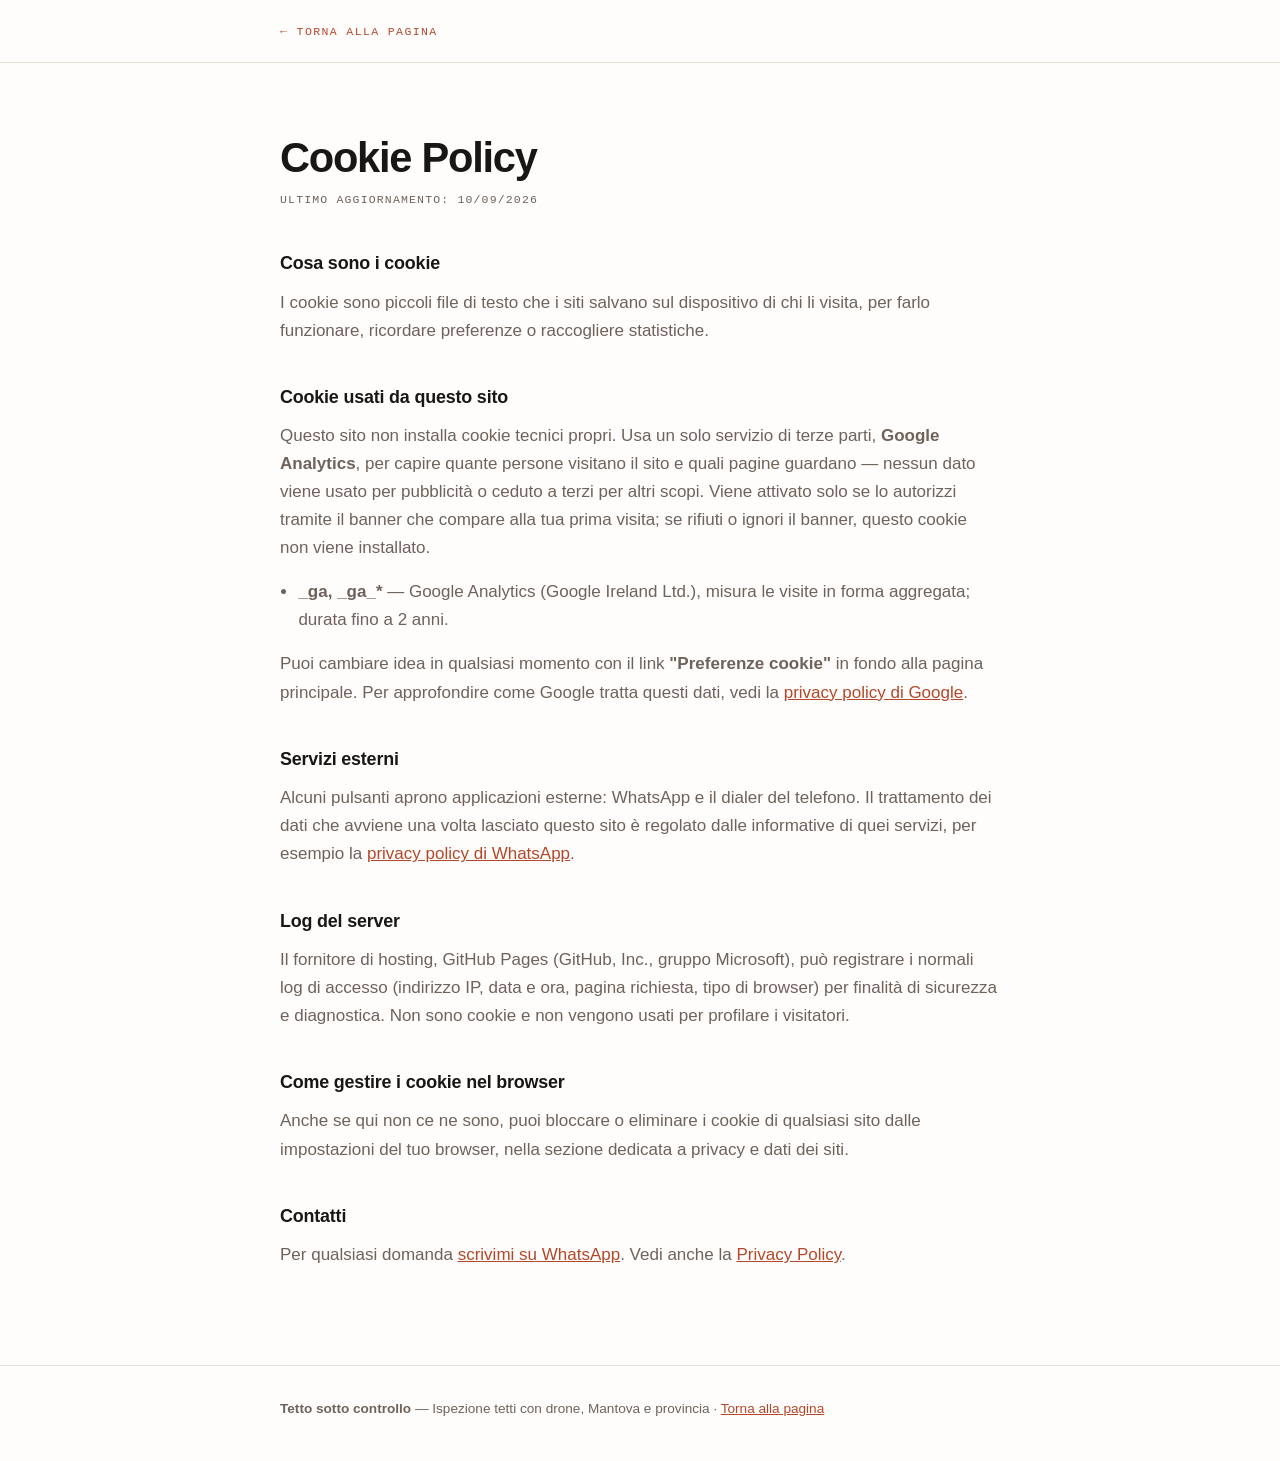
<file: cookie-policy/index.html>
<!doctype html>
<html lang="it">
<head>
<meta charset="utf-8">
<meta name="viewport" content="width=device-width,initial-scale=1">
<title>Cookie Policy — Tetto sotto controllo</title>
<meta name="description" content="Informativa sui cookie del sito di ispezione tetti con drone a Mantova e provincia.">
<meta name="robots" content="noindex,follow">
<link rel="canonical" href="https://www.tettosottocontrollo.it/cookie-policy/">
<link rel="icon" href="../assets/img/favicon.svg" type="image/svg+xml">
<meta name="theme-color" content="#FFFDFB">
<style>
:root{--ink:#1A1614;--ink-2:#6E625B;--paper:#FFFDFB;--line:#E6DDD3;--accent:#B4472A;
--sans:-apple-system,BlinkMacSystemFont,"Segoe UI",Roboto,"Helvetica Neue",Arial,sans-serif;
--mono:ui-monospace,"Cascadia Mono","Segoe UI Mono","SF Mono",Menlo,Consolas,monospace}
*,*::before,*::after{box-sizing:border-box}
body{margin:0;background:var(--paper);color:var(--ink);font-family:var(--sans);font-size:17px;line-height:1.65;-webkit-font-smoothing:antialiased}
.wrap{width:min(720px,100% - 2.5rem);margin-inline:auto}
header{border-bottom:1px solid var(--line)}
header .wrap{display:flex;align-items:center;min-height:62px}
.back{font-family:var(--mono);font-size:.72rem;letter-spacing:.12em;text-transform:uppercase;color:var(--accent);text-decoration:none}
main{padding-block:clamp(2.5rem,6vw,4.5rem) clamp(3rem,7vw,5rem)}
h1{font-size:clamp(1.9rem,4.5vw,2.6rem);line-height:1.1;letter-spacing:-.03em;margin:0 0 .6rem}
h2{font-size:1.12rem;letter-spacing:-.01em;margin:2.4rem 0 .6rem}
p,li{color:var(--ink-2)}
p{margin:0 0 1rem}
ul{margin:0 0 1rem;padding-left:1.15rem}
li{margin-bottom:.35rem}
.updated{font-family:var(--mono);font-size:.72rem;letter-spacing:.1em;text-transform:uppercase;color:var(--ink-2);margin-bottom:2.5rem}
.todo{border-left:3px solid var(--accent);background:#F2EDE7;padding:1rem 1.2rem;border-radius:0 10px 10px 0;font-size:.95rem;margin:0 0 2rem}
a{color:var(--accent)}
footer{border-top:1px solid var(--line);padding-block:2rem 2.5rem;font-size:.85rem;color:var(--ink-2)}
:focus-visible{outline:2px solid var(--accent);outline-offset:3px;border-radius:4px}
</style>
</head>
<body>
<header><div class="wrap"><a class="back" href="/">&larr; Torna alla pagina</a></div></header>
<main>
  <div class="wrap">
    <h1>Cookie Policy</h1>
    <p class="updated">Ultimo aggiornamento: 10/09/2026</p>

    <h2>Cosa sono i cookie</h2>
    <p>I cookie sono piccoli file di testo che i siti salvano sul dispositivo di chi li visita, per farlo funzionare, ricordare preferenze o raccogliere statistiche.</p>

    <h2>Cookie usati da questo sito</h2>
    <p>Questo sito non installa cookie tecnici propri. Usa un solo servizio di terze parti, <strong>Google Analytics</strong>, per capire quante persone visitano il sito e quali pagine guardano — nessun dato viene usato per pubblicità o ceduto a terzi per altri scopi. Viene attivato solo se lo autorizzi tramite il banner che compare alla tua prima visita; se rifiuti o ignori il banner, questo cookie non viene installato.</p>
    <ul>
      <li><strong>_ga, _ga_*</strong> — Google Analytics (Google Ireland Ltd.), misura le visite in forma aggregata; durata fino a 2 anni.</li>
    </ul>
    <p>Puoi cambiare idea in qualsiasi momento con il link <strong>"Preferenze cookie"</strong> in fondo alla pagina principale. Per approfondire come Google tratta questi dati, vedi la <a href="https://policies.google.com/privacy" rel="noopener">privacy policy di Google</a>.</p>

    <h2>Servizi esterni</h2>
    <p>Alcuni pulsanti aprono applicazioni esterne: WhatsApp e il dialer del telefono. Il trattamento dei dati che avviene una volta lasciato questo sito è regolato dalle informative di quei servizi, per esempio la <a href="https://www.whatsapp.com/legal/privacy-policy-eea" rel="noopener">privacy policy di WhatsApp</a>.</p>

    <h2>Log del server</h2>
    <p>Il fornitore di hosting, GitHub Pages (GitHub, Inc., gruppo Microsoft), può registrare i normali log di accesso (indirizzo IP, data e ora, pagina richiesta, tipo di browser) per finalità di sicurezza e diagnostica. Non sono cookie e non vengono usati per profilare i visitatori.</p>

    <h2>Come gestire i cookie nel browser</h2>
    <p>Anche se qui non ce ne sono, puoi bloccare o eliminare i cookie di qualsiasi sito dalle impostazioni del tuo browser, nella sezione dedicata a privacy e dati dei siti.</p>

    <h2>Contatti</h2>
    <p>Per qualsiasi domanda <a href="https://wa.me/393343967314" rel="noopener">scrivimi su WhatsApp</a>. Vedi anche la <a href="/privacy-policy/">Privacy Policy</a>.</p>
  </div>
</main>
<footer><div class="wrap"><strong>Tetto sotto controllo</strong> — Ispezione tetti con drone, Mantova e provincia &middot; <a href="/">Torna alla pagina</a></div></footer>
</body>
</html>
</file>
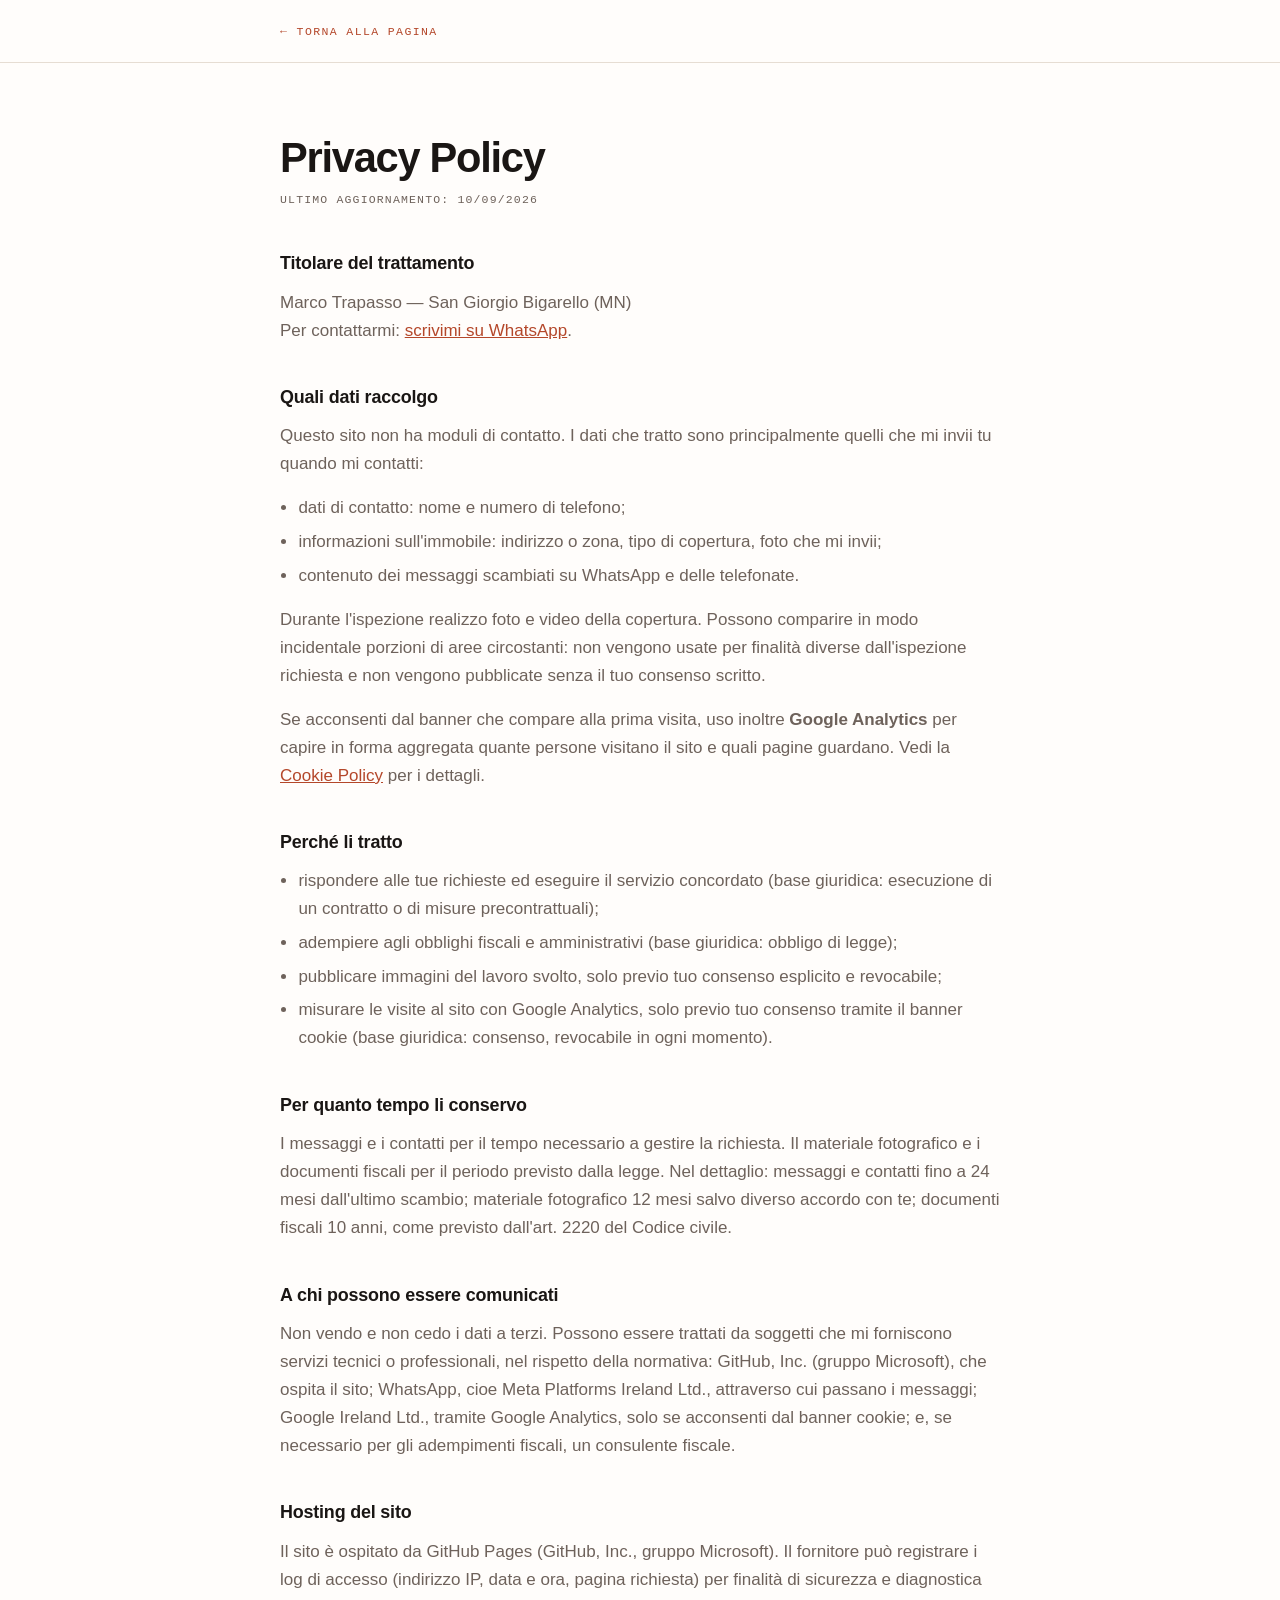
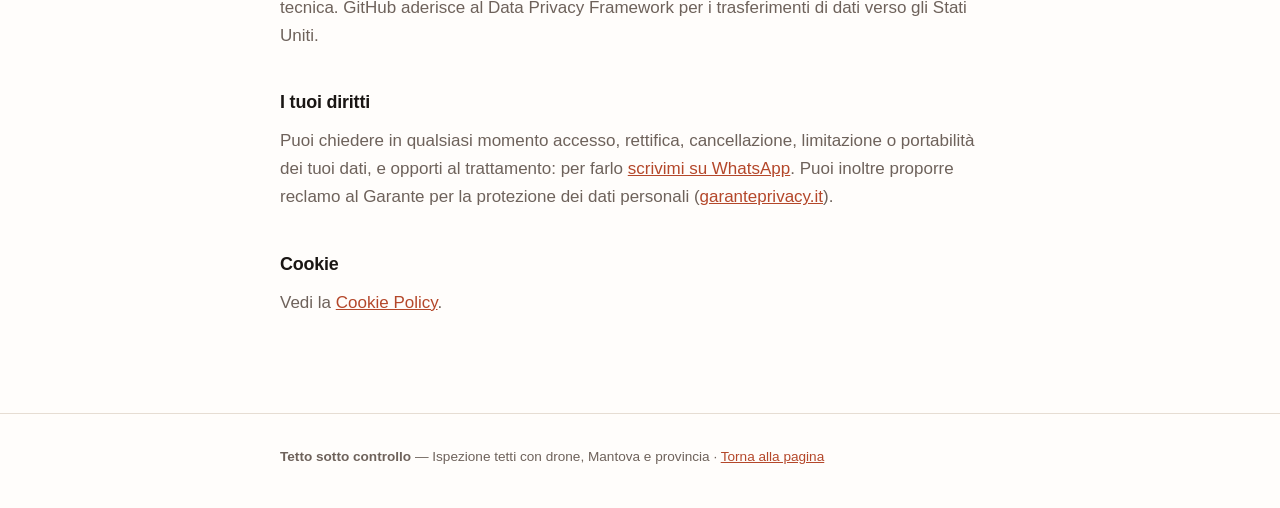
<file: privacy-policy/index.html>
<!doctype html>
<html lang="it">
<head>
<meta charset="utf-8">
<meta name="viewport" content="width=device-width,initial-scale=1">
<title>Privacy Policy — Tetto sotto controllo</title>
<meta name="description" content="Informativa sul trattamento dei dati personali del sito di ispezione tetti con drone a Mantova e provincia.">
<meta name="robots" content="noindex,follow">
<link rel="canonical" href="https://www.tettosottocontrollo.it/privacy-policy/">
<link rel="icon" href="../assets/img/favicon.svg" type="image/svg+xml">
<meta name="theme-color" content="#FFFDFB">
<style>
:root{--ink:#1A1614;--ink-2:#6E625B;--paper:#FFFDFB;--line:#E6DDD3;--accent:#B4472A;
--sans:-apple-system,BlinkMacSystemFont,"Segoe UI",Roboto,"Helvetica Neue",Arial,sans-serif;
--mono:ui-monospace,"Cascadia Mono","Segoe UI Mono","SF Mono",Menlo,Consolas,monospace}
*,*::before,*::after{box-sizing:border-box}
body{margin:0;background:var(--paper);color:var(--ink);font-family:var(--sans);font-size:17px;line-height:1.65;-webkit-font-smoothing:antialiased}
.wrap{width:min(720px,100% - 2.5rem);margin-inline:auto}
header{border-bottom:1px solid var(--line)}
header .wrap{display:flex;align-items:center;min-height:62px}
.back{font-family:var(--mono);font-size:.72rem;letter-spacing:.12em;text-transform:uppercase;color:var(--accent);text-decoration:none}
main{padding-block:clamp(2.5rem,6vw,4.5rem) clamp(3rem,7vw,5rem)}
h1{font-size:clamp(1.9rem,4.5vw,2.6rem);line-height:1.1;letter-spacing:-.03em;margin:0 0 .6rem}
h2{font-size:1.12rem;letter-spacing:-.01em;margin:2.4rem 0 .6rem}
p,li{color:var(--ink-2)}
p{margin:0 0 1rem}
ul{margin:0 0 1rem;padding-left:1.15rem}
li{margin-bottom:.35rem}
.updated{font-family:var(--mono);font-size:.72rem;letter-spacing:.1em;text-transform:uppercase;color:var(--ink-2);margin-bottom:2.5rem}
.todo{border-left:3px solid var(--accent);background:#F2EDE7;padding:1rem 1.2rem;border-radius:0 10px 10px 0;font-size:.95rem;margin:0 0 2rem}
a{color:var(--accent)}
footer{border-top:1px solid var(--line);padding-block:2rem 2.5rem;font-size:.85rem;color:var(--ink-2)}
:focus-visible{outline:2px solid var(--accent);outline-offset:3px;border-radius:4px}
</style>
</head>
<body>
<header><div class="wrap"><a class="back" href="/">&larr; Torna alla pagina</a></div></header>
<main>
  <div class="wrap">
    <h1>Privacy Policy</h1>
    <p class="updated">Ultimo aggiornamento: 10/09/2026</p>

    <!-- Nota per chi mantiene il sito: questo testo e una base di partenza,
       non una consulenza legale. Se un domani tratti dati per conto di terzi
       (condomini, imprese), fallo rivedere da un professionista. -->

    <h2>Titolare del trattamento</h2>
    <p>Marco Trapasso — San Giorgio Bigarello (MN)<br>
    Per contattarmi: <a href="https://wa.me/393343967314" rel="noopener">scrivimi su WhatsApp</a>.</p>

    <h2>Quali dati raccolgo</h2>
    <p>Questo sito non ha moduli di contatto. I dati che tratto sono principalmente quelli che mi invii tu quando mi contatti:</p>
    <ul>
      <li>dati di contatto: nome e numero di telefono;</li>
      <li>informazioni sull'immobile: indirizzo o zona, tipo di copertura, foto che mi invii;</li>
      <li>contenuto dei messaggi scambiati su WhatsApp e delle telefonate.</li>
    </ul>
    <p>Durante l'ispezione realizzo foto e video della copertura. Possono comparire in modo incidentale porzioni di aree circostanti: non vengono usate per finalità diverse dall'ispezione richiesta e non vengono pubblicate senza il tuo consenso scritto.</p>
    <p>Se acconsenti dal banner che compare alla prima visita, uso inoltre <strong>Google Analytics</strong> per capire in forma aggregata quante persone visitano il sito e quali pagine guardano. Vedi la <a href="/cookie-policy/">Cookie Policy</a> per i dettagli.</p>

    <h2>Perché li tratto</h2>
    <ul>
      <li>rispondere alle tue richieste ed eseguire il servizio concordato (base giuridica: esecuzione di un contratto o di misure precontrattuali);</li>
      <li>adempiere agli obblighi fiscali e amministrativi (base giuridica: obbligo di legge);</li>
      <li>pubblicare immagini del lavoro svolto, solo previo tuo consenso esplicito e revocabile;</li>
      <li>misurare le visite al sito con Google Analytics, solo previo tuo consenso tramite il banner cookie (base giuridica: consenso, revocabile in ogni momento).</li>
    </ul>

    <h2>Per quanto tempo li conservo</h2>
    <p>I messaggi e i contatti per il tempo necessario a gestire la richiesta. Il materiale fotografico e i documenti fiscali per il periodo previsto dalla legge. Nel dettaglio: messaggi e contatti fino a 24 mesi dall'ultimo scambio; materiale fotografico 12 mesi salvo diverso accordo con te; documenti fiscali 10 anni, come previsto dall'art. 2220 del Codice civile.</p>

    <h2>A chi possono essere comunicati</h2>
    <p>Non vendo e non cedo i dati a terzi. Possono essere trattati da soggetti che mi forniscono servizi tecnici o professionali, nel rispetto della normativa: GitHub, Inc. (gruppo Microsoft), che ospita il sito; WhatsApp, cioe Meta Platforms Ireland Ltd., attraverso cui passano i messaggi; Google Ireland Ltd., tramite Google Analytics, solo se acconsenti dal banner cookie; e, se necessario per gli adempimenti fiscali, un consulente fiscale.</p>

    <h2>Hosting del sito</h2>
    <p>Il sito è ospitato da GitHub Pages (GitHub, Inc., gruppo Microsoft). Il fornitore può registrare i log di accesso (indirizzo IP, data e ora, pagina richiesta) per finalità di sicurezza e diagnostica tecnica. GitHub aderisce al Data Privacy Framework per i trasferimenti di dati verso gli Stati Uniti.</p>

    <h2>I tuoi diritti</h2>
    <p>Puoi chiedere in qualsiasi momento accesso, rettifica, cancellazione, limitazione o portabilità dei tuoi dati, e opporti al trattamento: per farlo <a href="https://wa.me/393343967314" rel="noopener">scrivimi su WhatsApp</a>. Puoi inoltre proporre reclamo al Garante per la protezione dei dati personali (<a href="https://www.garanteprivacy.it" rel="noopener">garanteprivacy.it</a>).</p>

    <h2>Cookie</h2>
    <p>Vedi la <a href="/cookie-policy/">Cookie Policy</a>.</p>
  </div>
</main>
<footer><div class="wrap"><strong>Tetto sotto controllo</strong> — Ispezione tetti con drone, Mantova e provincia &middot; <a href="/">Torna alla pagina</a></div></footer>
</body>
</html>
</file>
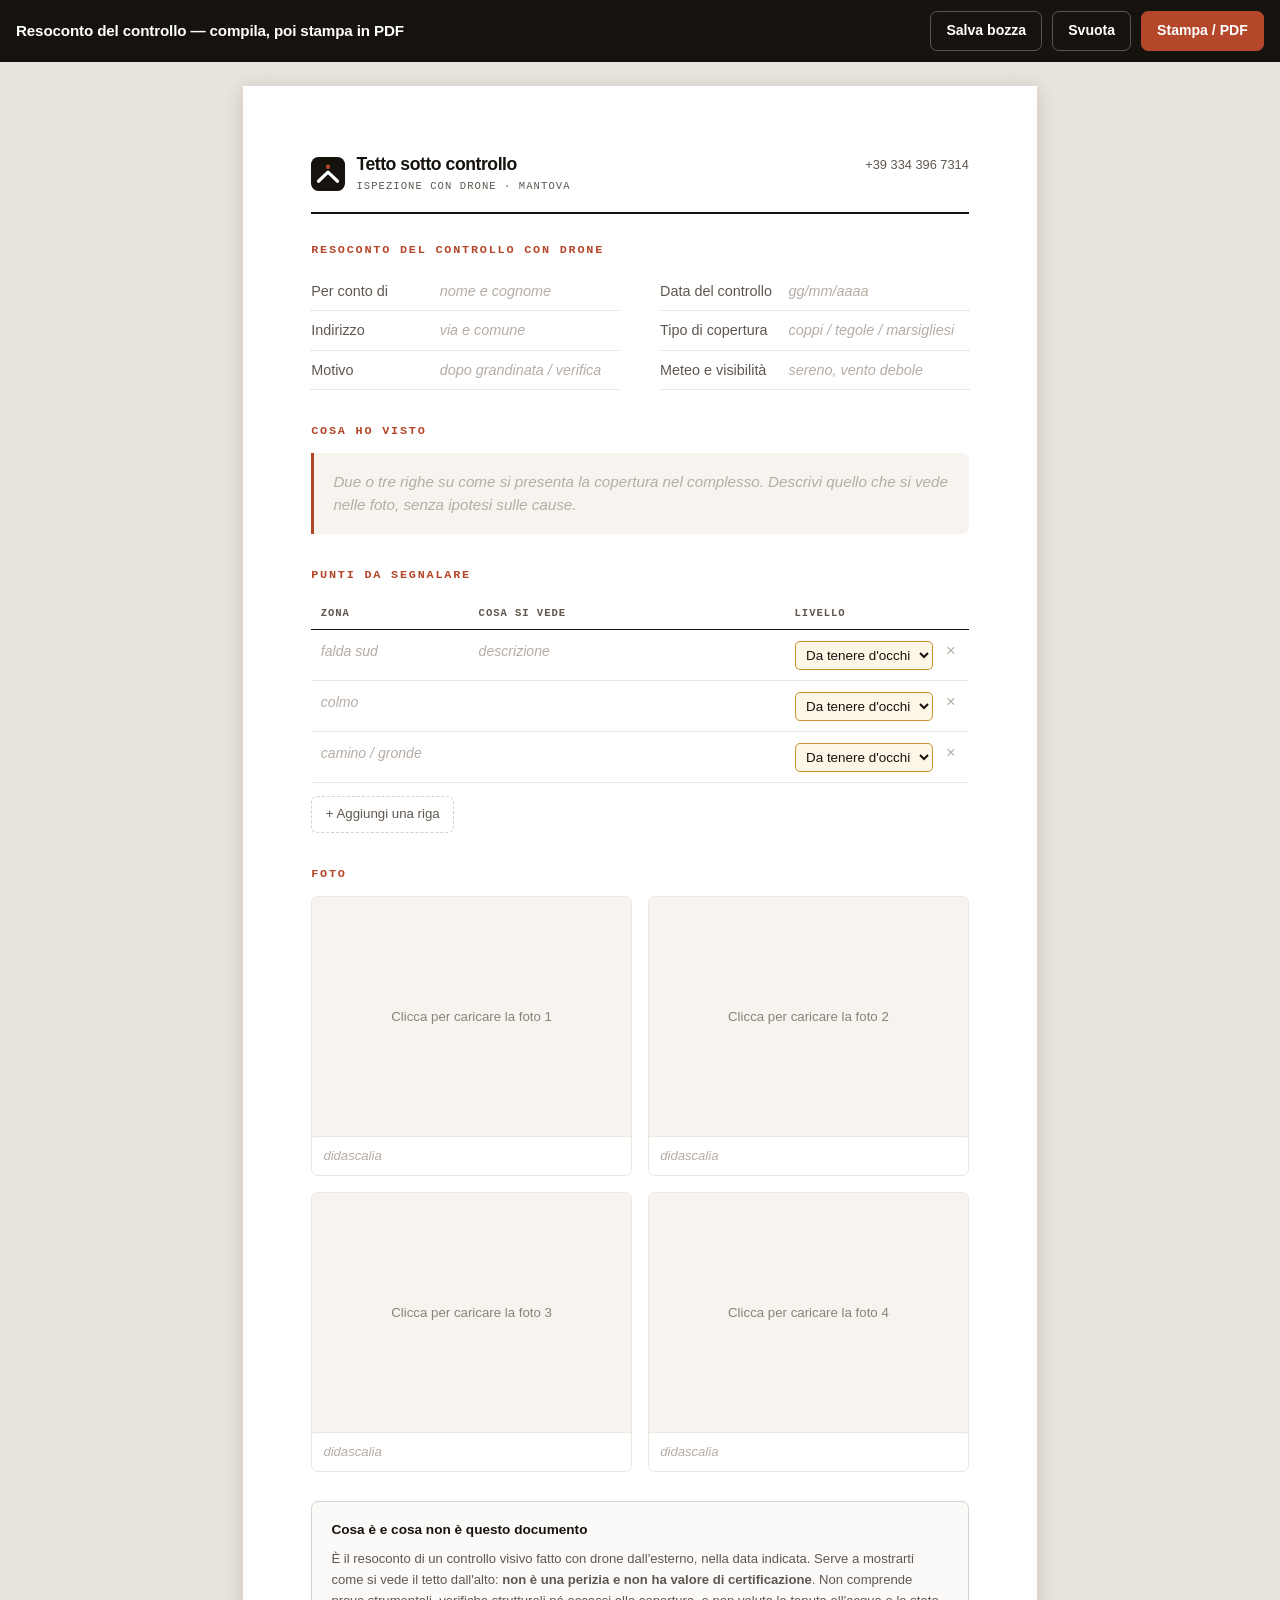
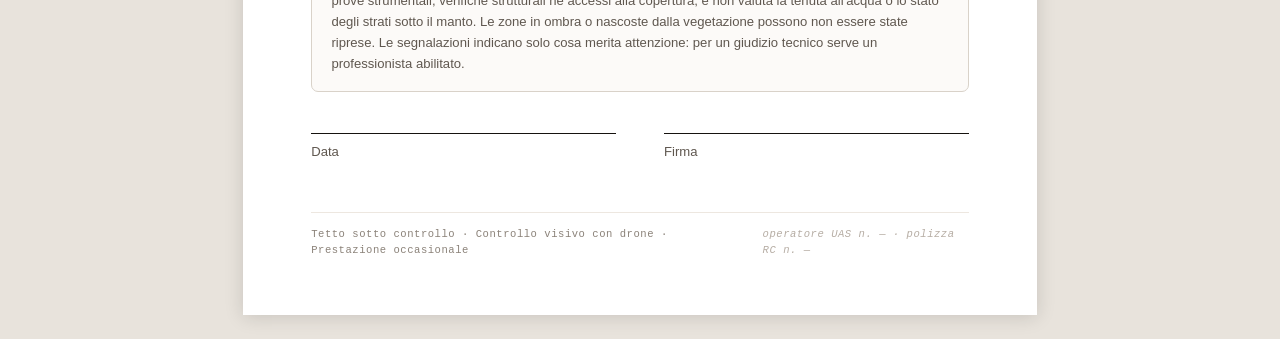
<file: report/index.html>
<!doctype html>
<html lang="it">
<head>
<meta charset="utf-8">
<meta name="viewport" content="width=device-width,initial-scale=1">
<title>Resoconto del controllo — modello da compilare</title>
<meta name="robots" content="noindex,nofollow">
<link rel="icon" href="../assets/img/favicon.svg" type="image/svg+xml">

<!--
  ====================================================================
  MODELLO DI RESOCONTO — strumento interno, non collegato al sito.

  COME SI USA
  1. Apri questa pagina nel browser (doppio clic sul file).
  2. Clicca su un campo grigio e scrivi.
  3. Carica le foto negli spazi (restano sul tuo computer).
  4. "Stampa / PDF" -> scegli "Salva come PDF".

  "Salva bozza" tiene il testo nel browser se devi interrompere.
  Le foto NON entrano nella bozza: vanno ricaricate.
  Nessun dato esce da questo computer.

  Il servizio e reso come prestazione occasionale da persona fisica:
  qui non compaiono partita IVA ne diciture da impresa.
  ====================================================================
-->

<style>
:root{
  --ink:#16130F; --ink-2:#5F574F; --ink-3:#8B8279;
  --paper:#fff; --line:#D9D2C9; --line-2:#EDE7E0;
  --accent:#B4472A; --sand:#F7F3EE;
  --sans:-apple-system,BlinkMacSystemFont,"Segoe UI",Roboto,"Helvetica Neue",Arial,sans-serif;
  --mono:ui-monospace,"Cascadia Mono","Segoe UI Mono","SF Mono",Menlo,Consolas,monospace;
}
*,*::before,*::after{box-sizing:border-box}
body{margin:0;background:#E8E3DC;color:var(--ink);font-family:var(--sans);font-size:15px;line-height:1.55;-webkit-font-smoothing:antialiased}

.bar{position:sticky;top:0;z-index:50;background:var(--ink);color:#fff;padding:.7rem 1rem;display:flex;flex-wrap:wrap;gap:.6rem;align-items:center}
.bar h1{font-size:.95rem;margin:0 auto 0 0;font-weight:600;letter-spacing:-.01em}
.bar button{font:inherit;font-size:.88rem;font-weight:600;padding:.5rem .95rem;border-radius:7px;border:1px solid rgba(255,255,255,.28);background:transparent;color:#fff;cursor:pointer}
.bar button:hover{background:rgba(255,255,255,.12)}
.bar button.primary{background:var(--accent);border-color:var(--accent)}
.bar .msg{font-size:.82rem;color:#B9AFA6;min-width:9ch}

.sheet{width:210mm;min-height:297mm;margin:1.5rem auto;padding:18mm 18mm 15mm;background:var(--paper);box-shadow:0 2px 18px rgba(0,0,0,.14)}
@media(max-width:820px){.sheet{width:auto;min-height:0;margin:0;padding:1.5rem 1.2rem;box-shadow:none}}

.testata{display:flex;justify-content:space-between;align-items:flex-start;gap:1.5rem;padding-bottom:1.1rem;border-bottom:2px solid var(--ink)}
.testata .chi{display:flex;gap:.7rem;align-items:center}
.testata .nome{font-weight:700;font-size:1.1rem;letter-spacing:-.025em;line-height:1.2}
.testata .sotto{font-family:var(--mono);font-size:.66rem;letter-spacing:.1em;text-transform:uppercase;color:var(--ink-2);margin-top:.15rem}
.testata .rec{text-align:right;font-size:.8rem;color:var(--ink-2);line-height:1.75}

h2{font-size:.74rem;font-family:var(--mono);font-weight:600;letter-spacing:.15em;text-transform:uppercase;color:var(--accent);margin:2rem 0 .8rem}

.griglia{display:grid;grid-template-columns:1fr 1fr;gap:0 2.5rem}
.campo{display:flex;gap:.7rem;padding:.5rem 0;border-bottom:1px dotted var(--line);font-size:.9rem;align-items:baseline}
.campo .k{flex:0 0 38%;color:var(--ink-2)}
.campo .v{flex:1;min-width:0;font-weight:550}
@media(max-width:820px){.griglia{grid-template-columns:1fr}}

[contenteditable]{outline:none;border-radius:3px}
[contenteditable]:focus{background:#FFF6D9;box-shadow:0 0 0 3px #FFF6D9}
[contenteditable]:empty::before{content:attr(data-ph);color:#B6ADA4;font-weight:400;font-style:italic}
[contenteditable]:hover:not(:focus){background:#FAF7F3}

.sintesi{background:var(--sand);border-left:3px solid var(--accent);padding:1.05rem 1.2rem;border-radius:0 7px 7px 0;font-size:.95rem;min-height:4.5em}

table{width:100%;border-collapse:collapse;font-size:.88rem}
th{text-align:left;font-family:var(--mono);font-size:.66rem;font-weight:600;letter-spacing:.09em;text-transform:uppercase;color:var(--ink-2);padding:.5rem .6rem;border-bottom:1.5px solid var(--ink)}
td{padding:.65rem .6rem;border-bottom:1px solid var(--line-2);vertical-align:top}
th:nth-child(1),td:nth-child(1){width:24%}
th:nth-child(3),td:nth-child(3){width:24%}
select{font:inherit;font-size:.84rem;width:100%;padding:.32rem .4rem;border:1px solid var(--line);border-radius:5px;background:#fff;color:var(--ink)}
select.l2{border-color:#C9922F;background:#FDF6E7}
select.l3{border-color:var(--accent);background:#FBEDE8;font-weight:600}
.addrow{margin-top:.8rem;font:inherit;font-size:.83rem;padding:.45rem .85rem;border:1px dashed var(--line);border-radius:6px;background:none;color:var(--ink-2);cursor:pointer}
.addrow:hover{border-color:var(--ink-2);color:var(--ink)}
.delrow{font:inherit;border:0;background:none;color:#B6ADA4;cursor:pointer;padding:0 .2rem;font-size:1.05rem;line-height:1}
.delrow:hover{color:var(--accent)}
td.act{width:26px;padding-left:0;padding-right:0}

.foto{display:grid;grid-template-columns:1fr 1fr;gap:1rem}
.slot{border:1px solid var(--line-2);border-radius:7px;overflow:hidden;background:var(--sand)}
.slot .ph{aspect-ratio:4/3;position:relative;background:var(--sand)}
.slot .ph img{width:100%;height:100%;object-fit:cover;display:block}
.slot .ph label{position:absolute;inset:0;display:flex;align-items:center;justify-content:center;cursor:pointer;font-size:.83rem;color:var(--ink-3);text-align:center;padding:1rem}
.slot .ph.pieno label{inset:auto .4rem .4rem auto;background:rgba(255,255,255,.92);padding:.3rem .55rem;border-radius:5px;font-size:.72rem;color:var(--ink-2)}
.slot input[type=file]{position:absolute;width:1px;height:1px;opacity:0}
.slot .cap{padding:.55rem .7rem;font-size:.82rem;border-top:1px solid var(--line-2);background:#fff}

.limiti{margin-top:1.8rem;padding:1.05rem 1.2rem;border:1px solid var(--line);border-radius:7px;background:#FCFAF8;font-size:.82rem;line-height:1.6;color:var(--ink-2)}
.limiti strong{color:var(--ink);display:block;margin-bottom:.45rem;font-size:.85rem}

.firme{display:flex;justify-content:space-between;gap:3rem;margin-top:2.6rem;font-size:.82rem;color:var(--ink-2)}
.firme div{flex:1;border-top:1px solid var(--ink);padding-top:.5rem}
.pie{margin-top:1.8rem;padding-top:.8rem;border-top:1px solid var(--line-2);font-family:var(--mono);font-size:.66rem;letter-spacing:.05em;color:var(--ink-3);display:flex;justify-content:space-between;gap:1rem}

@page{size:A4;margin:15mm}
@media print{
  body{background:#fff;font-size:10.5pt}
  .bar,.addrow,.delrow,.noprint{display:none!important}
  .sheet{width:auto;min-height:0;margin:0;padding:0;box-shadow:none}
  [contenteditable]:hover,[contenteditable]:focus{background:none!important;box-shadow:none!important}
  [contenteditable]:empty::before{content:"—";font-style:normal;color:#B6ADA4}
  select{border:0;background:none!important;padding:0;font-weight:600;-webkit-appearance:none;appearance:none}
  .slot .ph label{display:none}
  .slot:not(:has(.pieno)){display:none}
  h2,table,.sintesi,.limiti,.firme,.slot,tr{break-inside:avoid}
  h2{break-after:avoid}
}
</style>
</head>
<body>

<div class="bar noprint">
  <h1>Resoconto del controllo — compila, poi stampa in PDF</h1>
  <span class="msg" id="msg"></span>
  <button type="button" id="save">Salva bozza</button>
  <button type="button" id="clear">Svuota</button>
  <button type="button" class="primary" id="print">Stampa / PDF</button>
</div>

<div class="sheet">

  <header class="testata">
    <div class="chi">
      <svg width="34" height="34" viewBox="0 0 32 32" aria-hidden="true"><rect width="32" height="32" rx="7" fill="#16130F"/><path d="M7 22.8 16 14.2l9 8.6" fill="none" stroke="#fff" stroke-width="3" stroke-linecap="round" stroke-linejoin="round"/><circle cx="16" cy="9.2" r="2.05" fill="#B4472A"/></svg>
      <div>
        <div class="nome" contenteditable data-ph="Nome">Tetto sotto controllo</div>
        <div class="sotto">Ispezione con drone · Mantova</div>
      </div>
    </div>
    <div class="rec">
      +39 334 396 7314
    </div>
  </header>

  <h2 style="margin-top:1.7rem">Resoconto del controllo con drone</h2>

  <div class="griglia">
    <div class="campo"><span class="k">Per conto di</span><span class="v" contenteditable data-ph="nome e cognome"></span></div>
    <div class="campo"><span class="k">Data del controllo</span><span class="v" contenteditable data-ph="gg/mm/aaaa"></span></div>
    <div class="campo"><span class="k">Indirizzo</span><span class="v" contenteditable data-ph="via e comune"></span></div>
    <div class="campo"><span class="k">Tipo di copertura</span><span class="v" contenteditable data-ph="coppi / tegole / marsigliesi"></span></div>
    <div class="campo"><span class="k">Motivo</span><span class="v" contenteditable data-ph="dopo grandinata / verifica"></span></div>
    <div class="campo"><span class="k">Meteo e visibilità</span><span class="v" contenteditable data-ph="sereno, vento debole"></span></div>
  </div>

  <h2>Cosa ho visto</h2>
  <div class="sintesi" contenteditable data-ph="Due o tre righe su come si presenta la copertura nel complesso. Descrivi quello che si vede nelle foto, senza ipotesi sulle cause."></div>

  <h2>Punti da segnalare</h2>
  <table>
    <thead><tr><th>Zona</th><th>Cosa si vede</th><th>Livello</th><th class="act"></th></tr></thead>
    <tbody id="righe">
      <tr>
        <td contenteditable data-ph="falda sud"></td>
        <td contenteditable data-ph="descrizione"></td>
        <td><select><option>Nulla da segnalare</option><option selected>Da tenere d'occhio</option><option>Da far vedere a un tecnico</option></select></td>
        <td class="act"><button type="button" class="delrow" title="Elimina">&times;</button></td>
      </tr>
      <tr>
        <td contenteditable data-ph="colmo"></td>
        <td contenteditable data-ph=""></td>
        <td><select><option>Nulla da segnalare</option><option selected>Da tenere d'occhio</option><option>Da far vedere a un tecnico</option></select></td>
        <td class="act"><button type="button" class="delrow" title="Elimina">&times;</button></td>
      </tr>
      <tr>
        <td contenteditable data-ph="camino / gronde"></td>
        <td contenteditable data-ph=""></td>
        <td><select><option>Nulla da segnalare</option><option selected>Da tenere d'occhio</option><option>Da far vedere a un tecnico</option></select></td>
        <td class="act"><button type="button" class="delrow" title="Elimina">&times;</button></td>
      </tr>
    </tbody>
  </table>
  <button type="button" class="addrow" id="addrow">+ Aggiungi una riga</button>

  <h2>Foto</h2>
  <div class="foto" id="foto">
    <div class="slot">
      <div class="ph"><input type="file" accept="image/*" id="f1"><label for="f1">Clicca per caricare la foto 1</label></div>
      <div class="cap" contenteditable data-ph="didascalia"></div>
    </div>
    <div class="slot">
      <div class="ph"><input type="file" accept="image/*" id="f2"><label for="f2">Clicca per caricare la foto 2</label></div>
      <div class="cap" contenteditable data-ph="didascalia"></div>
    </div>
    <div class="slot">
      <div class="ph"><input type="file" accept="image/*" id="f3"><label for="f3">Clicca per caricare la foto 3</label></div>
      <div class="cap" contenteditable data-ph="didascalia"></div>
    </div>
    <div class="slot">
      <div class="ph"><input type="file" accept="image/*" id="f4"><label for="f4">Clicca per caricare la foto 4</label></div>
      <div class="cap" contenteditable data-ph="didascalia"></div>
    </div>
  </div>

  <div class="limiti">
    <strong>Cosa è e cosa non è questo documento</strong>
    È il resoconto di un controllo visivo fatto con drone dall'esterno, nella data indicata. Serve a mostrarti come si vede il tetto dall'alto: <b>non è una perizia e non ha valore di certificazione</b>. Non comprende prove strumentali, verifiche strutturali né accessi alla copertura, e non valuta la tenuta all'acqua o lo stato degli strati sotto il manto. Le zone in ombra o nascoste dalla vegetazione possono non essere state riprese. Le segnalazioni indicano solo cosa merita attenzione: per un giudizio tecnico serve un professionista abilitato.
  </div>

  <div class="firme">
    <div>Data<br><br><span contenteditable data-ph=" "></span></div>
    <div>Firma<br><br><span contenteditable data-ph=" "></span></div>
  </div>

  <div class="pie">
    <span>Tetto sotto controllo · Controllo visivo con drone · Prestazione occasionale</span>
    <span contenteditable data-ph="operatore UAS n. — · polizza RC n. —"></span>
  </div>

</div>

<script>
(function(){
  var K='resoconto-tetti-bozza', msg=document.getElementById('msg');
  function nota(t){msg.textContent=t;setTimeout(function(){msg.textContent=''},2600)}

  function tinta(s){s.className=s.selectedIndex===2?'l3':(s.selectedIndex===1?'l2':'')}
  function lega(s){tinta(s);s.addEventListener('change',function(){tinta(s)})}
  document.querySelectorAll('#righe select').forEach(lega);

  var tb=document.getElementById('righe');
  document.getElementById('addrow').addEventListener('click',function(){
    var tr=tb.rows[0].cloneNode(true);
    tr.querySelectorAll('[contenteditable]').forEach(function(c){c.textContent=''});
    var s=tr.querySelector('select');s.selectedIndex=1;lega(s);
    tb.appendChild(tr);
  });
  tb.addEventListener('click',function(e){
    var b=e.target.closest('.delrow');
    if(b&&tb.rows.length>1)b.closest('tr').remove();
  });

  document.getElementById('foto').addEventListener('change',function(e){
    var inp=e.target; if(!inp.files||!inp.files[0])return;
    var ph=inp.closest('.ph'), r=new FileReader();
    r.onload=function(){
      var img=ph.querySelector('img')||document.createElement('img');
      img.src=r.result; img.alt='';
      if(!img.parentNode)ph.insertBefore(img,ph.firstChild);
      ph.classList.add('pieno');
      ph.querySelector('label').textContent='Cambia';
    };
    r.readAsDataURL(inp.files[0]);
  });

  function campi(){return document.querySelectorAll('.sheet [contenteditable]')}
  document.getElementById('save').addEventListener('click',function(){
    try{
      var d={t:[],s:[],n:tb.rows.length};
      campi().forEach(function(c){d.t.push(c.innerHTML)});
      document.querySelectorAll('#righe select').forEach(function(s){d.s.push(s.selectedIndex)});
      localStorage.setItem(K,JSON.stringify(d));
      nota('Bozza salvata');
    }catch(err){nota('Non riesco a salvare')}
  });
  document.getElementById('clear').addEventListener('click',function(){
    if(!confirm('Svuotare tutti i campi e cancellare la bozza?'))return;
    try{localStorage.removeItem(K)}catch(err){}
    location.reload();
  });
  document.getElementById('print').addEventListener('click',function(){print()});

  (function(){
    var raw; try{raw=localStorage.getItem(K)}catch(err){return}
    if(!raw)return;
    try{
      var d=JSON.parse(raw);
      while(tb.rows.length<d.n)document.getElementById('addrow').click();
      var c=campi();
      d.t.forEach(function(v,i){if(c[i])c[i].innerHTML=v});
      document.querySelectorAll('#righe select').forEach(function(s,i){
        if(d.s[i]!=null){s.selectedIndex=d.s[i];tinta(s)}
      });
      nota('Bozza ripristinata');
    }catch(err){}
  })();
})();
</script>
</body>
</html>
</file>
